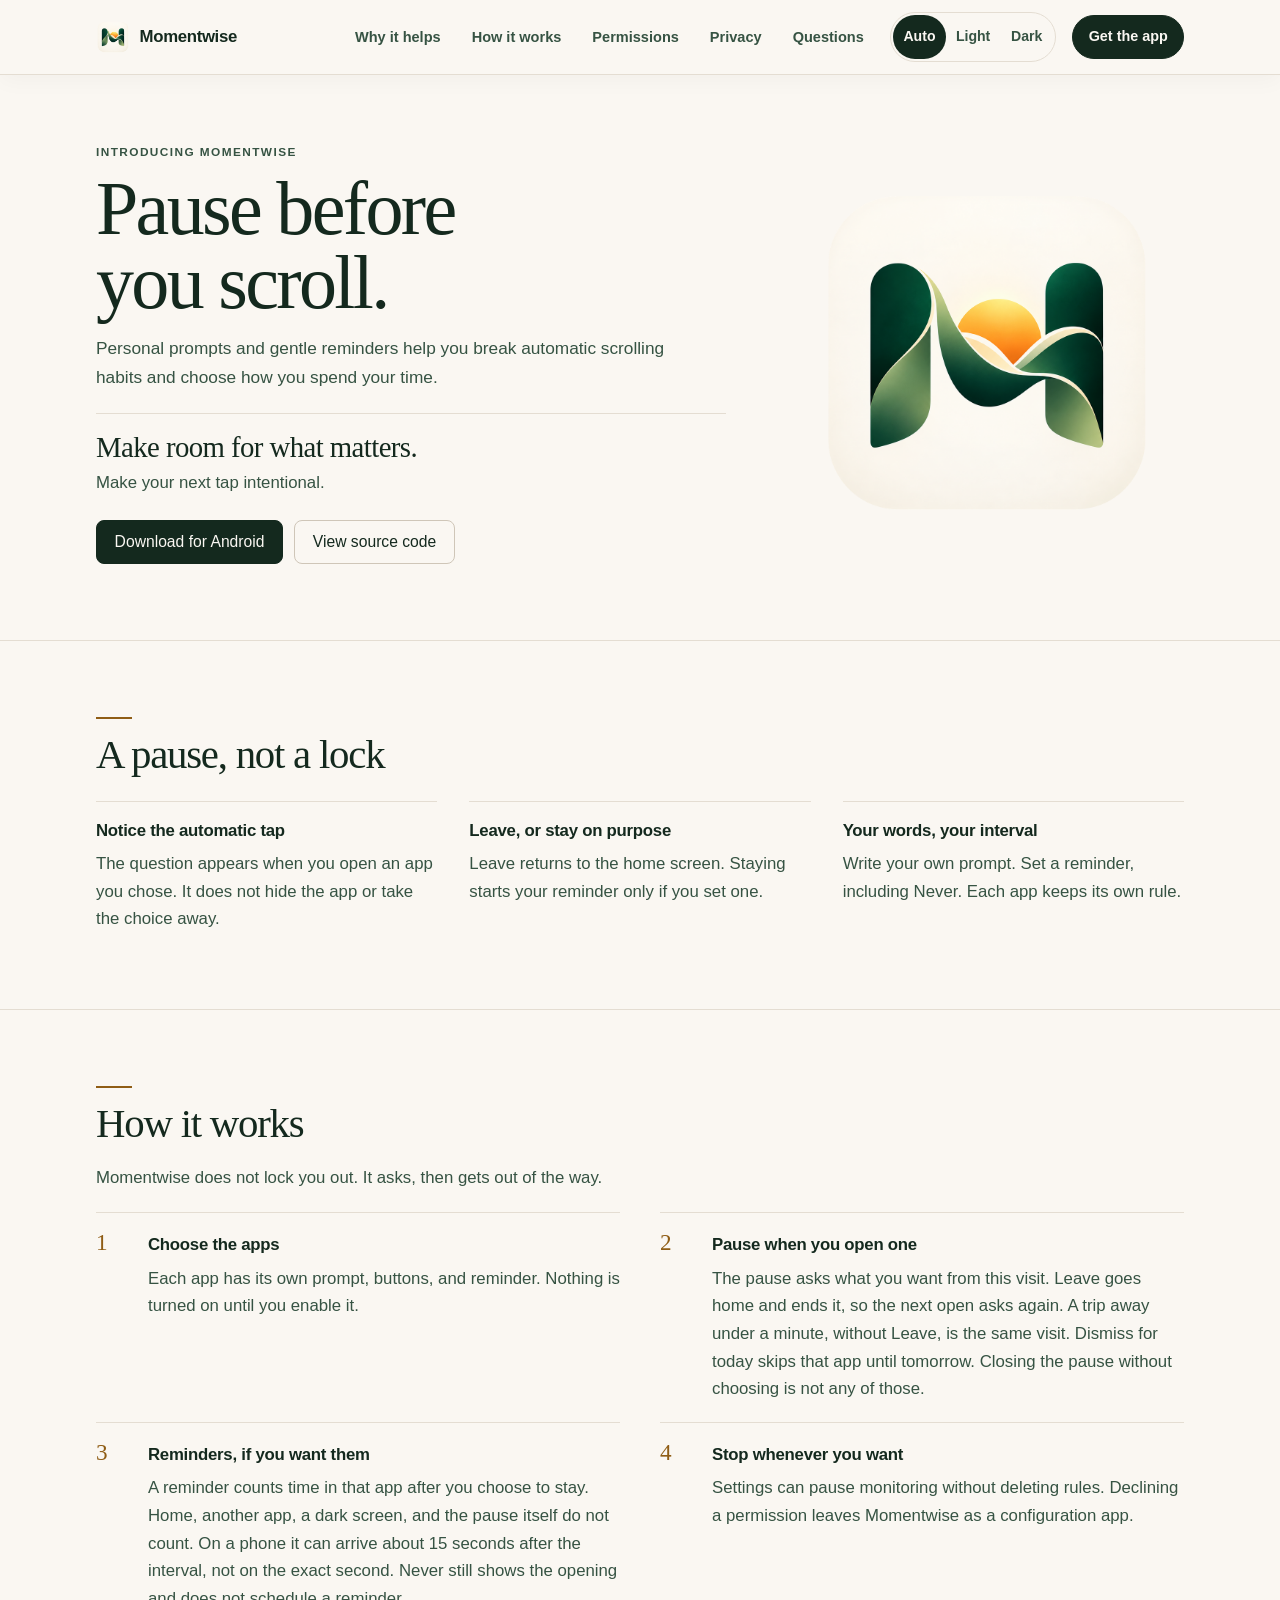
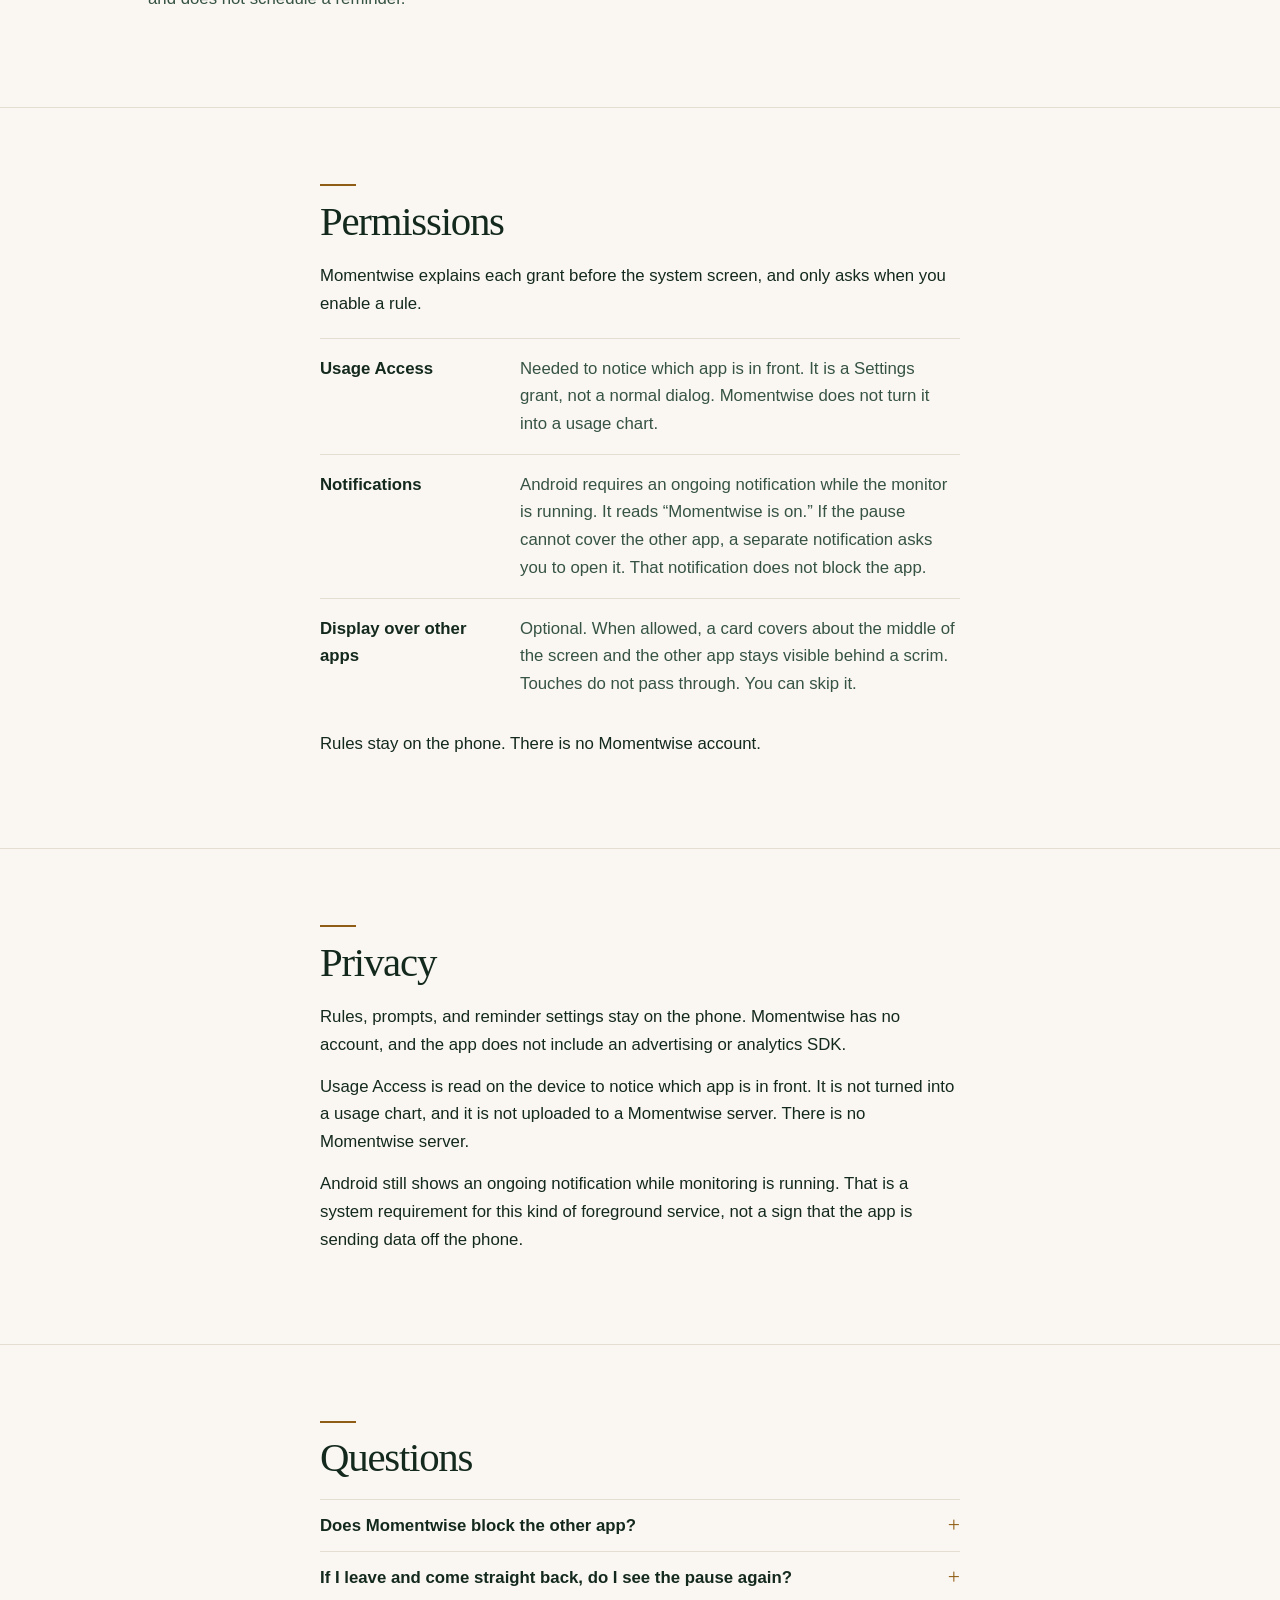
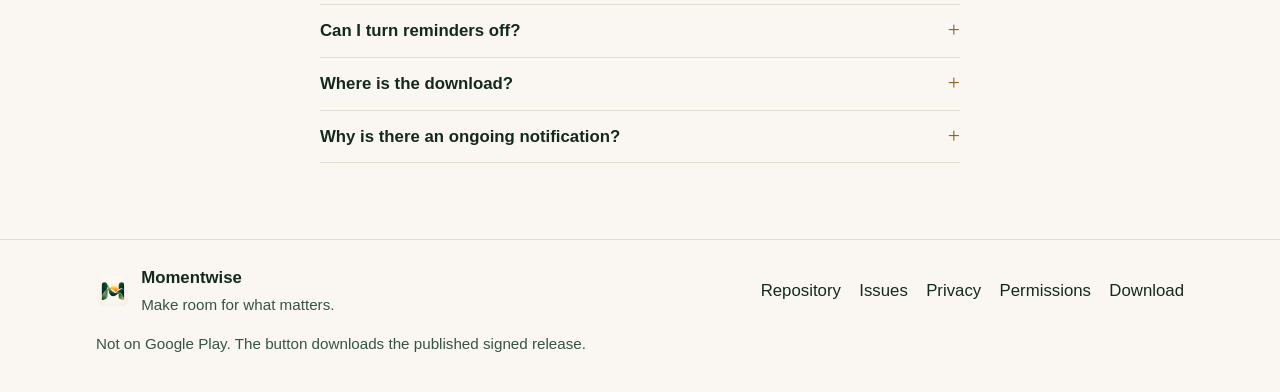
<file: index.html>
<!DOCTYPE html>
<html lang="en">
<head>
  <meta charset="UTF-8">
  <meta name="viewport" content="width=device-width, initial-scale=1.0">
  <title>Momentwise | Pause Before You Scroll</title>
  <meta name="description" content="Momentwise helps you pause before opening distracting apps and check in during actual app use. Set your own prompts and reminders on your Android phone.">
  <meta name="google-site-verification" content="01omZfSAZVcvwrjPL0O4zI9x9tx9-AXHt6KhZnlq8tw" />
  <meta name="robots" content="index, follow">
  <meta name="theme-color" content="#FAF7F2" id="meta-theme-color">
  <link rel="canonical" href="https://nawzblaze.github.io/momentwise/">
  <meta property="og:type" content="website">
  <meta property="og:site_name" content="Momentwise">
  <meta property="og:locale" content="en">
  <meta property="og:url" content="https://nawzblaze.github.io/momentwise/">
  <meta property="og:title" content="Momentwise | Pause Before You Scroll">
  <meta property="og:description" content="Momentwise helps you pause before opening distracting apps and check in during actual app use. Set your own prompts and reminders on your Android phone.">
  <meta property="og:image" content="https://nawzblaze.github.io/momentwise/assets/og.jpg">
  <meta property="og:image:alt" content="Momentwise mark: a forest-green M and a golden sunrise">
  <meta name="twitter:card" content="summary_large_image">
  <meta name="twitter:title" content="Momentwise | Pause Before You Scroll">
  <meta name="twitter:description" content="Momentwise helps you pause before opening distracting apps and check in during actual app use. Set your own prompts and reminders on your Android phone.">
  <meta name="twitter:image" content="https://nawzblaze.github.io/momentwise/assets/og.jpg">
  <meta name="twitter:image:alt" content="Momentwise mark: a forest-green M and a golden sunrise">
  <script type="application/ld+json">
    {
      "@context": "https://schema.org",
      "@graph": [
        {
          "@type": "WebSite",
          "@id": "https://nawzblaze.github.io/momentwise/#website",
          "name": "Momentwise",
          "url": "https://nawzblaze.github.io/momentwise/",
          "inLanguage": "en"
        },
        {
          "@type": "SoftwareApplication",
          "@id": "https://nawzblaze.github.io/momentwise/#app",
          "name": "Momentwise",
          "operatingSystem": "Android",
          "applicationCategory": "LifestyleApplication",
          "url": "https://nawzblaze.github.io/momentwise/",
          "image": "https://nawzblaze.github.io/momentwise/assets/og.jpg",
          "description": "Momentwise helps you pause before opening distracting apps and check in during actual app use. Set your own prompts and reminders on your Android phone."
        }
      ]
    }
  </script>
  <link rel="icon" type="image/png" sizes="32x32" href="./assets/favicon-32.png">
  <link rel="icon" type="image/png" sizes="192x192" href="./assets/favicon-192.png">
  <link rel="apple-touch-icon" href="./assets/favicon-192.png">
  <link rel="preload" as="image" href="./assets/logo.png">
  <script>
    (function() {
      try {
        const stored = localStorage.getItem('momentwise-theme') || localStorage.getItem('morrow-theme');
        if (stored && !localStorage.getItem('momentwise-theme')) {
          localStorage.setItem('momentwise-theme', stored);
        }
        const mql = window.matchMedia('(prefers-color-scheme: dark)');
        const isDark = stored === 'dark' || ((!stored || stored === 'system') && mql.matches);
        document.documentElement.setAttribute('data-theme', isDark ? 'dark' : 'light');
        document.documentElement.setAttribute('data-theme-preference', stored || 'system');
        const metaThemeColor = document.getElementById('meta-theme-color');
        if (metaThemeColor) metaThemeColor.setAttribute('content', isDark ? '#0F1412' : '#FAF7F2');
      } catch (e) {}
    })();
  </script>
  <link rel="stylesheet" href="./styles.css">
</head>
<body>
  <a href="#main" class="skip-link">Skip to main content</a>

  <header class="site-header">
    <div class="container header-inner">
      <a href="./" class="brand" aria-label="Momentwise home">
        <img src="./assets/logo-mark.png" alt="" class="brand-mark" width="34" height="34">
        <span class="brand-name">Momentwise</span>
      </a>
      <button type="button" class="nav-toggle" aria-expanded="false" aria-controls="site-nav">
        <span class="nav-toggle-label">Menu</span>
      </button>
      <nav id="site-nav" class="site-nav" aria-label="Primary">
        <a href="#benefits">Why it helps</a>
        <a href="#how">How it works</a>
        <a href="#permissions">Permissions</a>
        <a href="#privacy">Privacy</a>
        <a href="#faq">Questions</a>
      </nav>
      <div class="theme-selector" role="radiogroup" aria-label="Theme">
        <button type="button" class="theme-option" role="radio" aria-checked="false" data-theme-value="system">Auto</button>
        <button type="button" class="theme-option" role="radio" aria-checked="false" data-theme-value="light">Light</button>
        <button type="button" class="theme-option" role="radio" aria-checked="false" data-theme-value="dark">Dark</button>
      </div>
      <a class="header-download" href="#download-button">Get the app</a>
    </div>
  </header>

  <main id="main">
    <section class="hero" aria-labelledby="hero-title">
      <div class="container hero-grid">
        <div class="hero-copy">
          <p class="eyebrow">INTRODUCING MOMENTWISE</p>
          <h1 id="hero-title">Pause before you scroll.</h1>
          <p class="lede">Personal prompts and gentle reminders help you break automatic scrolling habits and choose how you spend your time.</p>
          <p class="brand-tagline">Make room for what matters.</p>
          <p class="secondary-line">Make your next tap intentional.</p>
          <div class="hero-actions" id="download">
            <button type="button" class="button button-primary" id="download-button" disabled aria-disabled="true">Download for Android</button>
            <a class="button button-secondary" href="https://github.com/NawzBlaze/momentwise" target="_blank" rel="noopener noreferrer">View source code</a>
          </div>
        </div>
        <figure class="hero-mark">
          <img class="hero-logo" src="./assets/logo.png" width="960" height="960" alt="Momentwise mark: a forest-green M and a golden sunrise" fetchpriority="high" decoding="async">
        </figure>
      </div>
    </section>

    <section id="benefits" class="section" aria-labelledby="benefits-title">
      <div class="container">
        <h2 id="benefits-title">A pause, not a lock</h2>
        <div class="benefits">
          <article class="benefit">
            <h3>Notice the automatic tap</h3>
            <p>The question appears when you open an app you chose. It does not hide the app or take the choice away.</p>
          </article>
          <article class="benefit">
            <h3>Leave, or stay on purpose</h3>
            <p>Leave returns to the home screen. Staying starts your reminder only if you set one.</p>
          </article>
          <article class="benefit">
            <h3>Your words, your interval</h3>
            <p>Write your own prompt. Set a reminder, including Never. Each app keeps its own rule.</p>
          </article>
        </div>
      </div>
    </section>

    <section id="how" class="section" aria-labelledby="how-title">
      <div class="container">
        <h2 id="how-title">How it works</h2>
        <p class="section-intro">Momentwise does not lock you out. It asks, then gets out of the way.</p>
        <ol class="steps">
          <li>
            <span class="step-index">1</span>
            <div>
              <h3>Choose the apps</h3>
              <p>Each app has its own prompt, buttons, and reminder. Nothing is turned on until you enable it.</p>
            </div>
          </li>
          <li>
            <span class="step-index">2</span>
            <div>
              <h3>Pause when you open one</h3>
              <p>The pause asks what you want from this visit. Leave goes home and ends it, so the next open asks again. A trip away under a minute, without Leave, is the same visit. Dismiss for today skips that app until tomorrow. Closing the pause without choosing is not any of those.</p>
            </div>
          </li>
          <li>
            <span class="step-index">3</span>
            <div>
              <h3>Reminders, if you want them</h3>
              <p>A reminder counts time in that app after you choose to stay. Home, another app, a dark screen, and the pause itself do not count. On a phone it can arrive about 15 seconds after the interval, not on the exact second. Never still shows the opening and does not schedule a reminder.</p>
            </div>
          </li>
          <li>
            <span class="step-index">4</span>
            <div>
              <h3>Stop whenever you want</h3>
              <p>Settings can pause monitoring without deleting rules. Declining a permission leaves Momentwise as a configuration app.</p>
            </div>
          </li>
        </ol>
      </div>
    </section>

    <section id="permissions" class="section" aria-labelledby="permissions-title">
      <div class="container narrow">
        <h2 id="permissions-title">Permissions</h2>
        <p>Momentwise explains each grant before the system screen, and only asks when you enable a rule.</p>
        <dl class="permission-list">
          <div>
            <dt>Usage Access</dt>
            <dd>Needed to notice which app is in front. It is a Settings grant, not a normal dialog. Momentwise does not turn it into a usage chart.</dd>
          </div>
          <div>
            <dt>Notifications</dt>
            <dd>Android requires an ongoing notification while the monitor is running. It reads “Momentwise is on.” If the pause cannot cover the other app, a separate notification asks you to open it. That notification does not block the app.</dd>
          </div>
          <div>
            <dt>Display over other apps</dt>
            <dd>Optional. When allowed, a card covers about the middle of the screen and the other app stays visible behind a scrim. Touches do not pass through. You can skip it.</dd>
          </div>
        </dl>
        <p>Rules stay on the phone. There is no Momentwise account.</p>
      </div>
    </section>

    <section id="privacy" class="section" aria-labelledby="privacy-title">
      <div class="container narrow">
        <h2 id="privacy-title">Privacy</h2>
        <p>Rules, prompts, and reminder settings stay on the phone. Momentwise has no account, and the app does not include an advertising or analytics SDK.</p>
        <p>Usage Access is read on the device to notice which app is in front. It is not turned into a usage chart, and it is not uploaded to a Momentwise server. There is no Momentwise server.</p>
        <p>Android still shows an ongoing notification while monitoring is running. That is a system requirement for this kind of foreground service, not a sign that the app is sending data off the phone.</p>
      </div>
    </section>

    <section id="faq" class="section" aria-labelledby="faq-title">
      <div class="container narrow">
        <h2 id="faq-title">Questions</h2>
        <div class="faq">
          <details>
            <summary>Does Momentwise block the other app?</summary>
            <p>No. Leave returns to the home screen. It does not force-stop the other app. If display over other apps is off, you get a notification instead, and the other app is not covered.</p>
          </details>
          <details>
            <summary>If I leave and come straight back, do I see the pause again?</summary>
            <p>Not if you were away for less than a minute and you did not tap Leave. That is the same visit, and the reminder keeps the time you already spent. Leave ends the visit. Coming back after a minute, or after Leave, asks again unless you dismissed that app for today.</p>
          </details>
          <details>
            <summary>Can I turn reminders off?</summary>
            <p>Yes. Never still shows the opening pause and does not schedule a reminder. A saved interval counts foreground use of that app, not minutes on the clock while you are elsewhere.</p>
          </details>
          <details>
            <summary>Where is the download?</summary>
            <p>Momentwise is not on Google Play. The download button links to a signed release file only when one is published.</p>
          </details>
          <details>
            <summary>Why is there an ongoing notification?</summary>
            <p>Android requires one while Momentwise is monitoring. It stays silent and says “Momentwise is on.” Hiding it would also stop reliable monitoring. The app does not remove it.</p>
          </details>
        </div>
      </div>
    </section>
  </main>

  <footer class="site-footer">
    <div class="container footer-inner">
      <div class="footer-brand">
        <img src="./assets/logo-mark.png" alt="" width="34" height="34">
        <div>
          <strong>Momentwise</strong>
          <p>Make room for what matters.</p>
        </div>
      </div>
      <ul class="footer-links">
        <li><a href="https://github.com/NawzBlaze/momentwise">Repository</a></li>
        <li><a href="https://github.com/NawzBlaze/momentwise/issues">Issues</a></li>
        <li><a href="#privacy">Privacy</a></li>
        <li><a href="#permissions">Permissions</a></li>
        <li><a href="#download">Download</a></li>
      </ul>
      <p class="footer-note" id="footer-download-note">Not on Google Play. A signed download is not available yet.</p>
    </div>
  </footer>
  <script src="./script.js"></script>
</body>
</html>
</file>
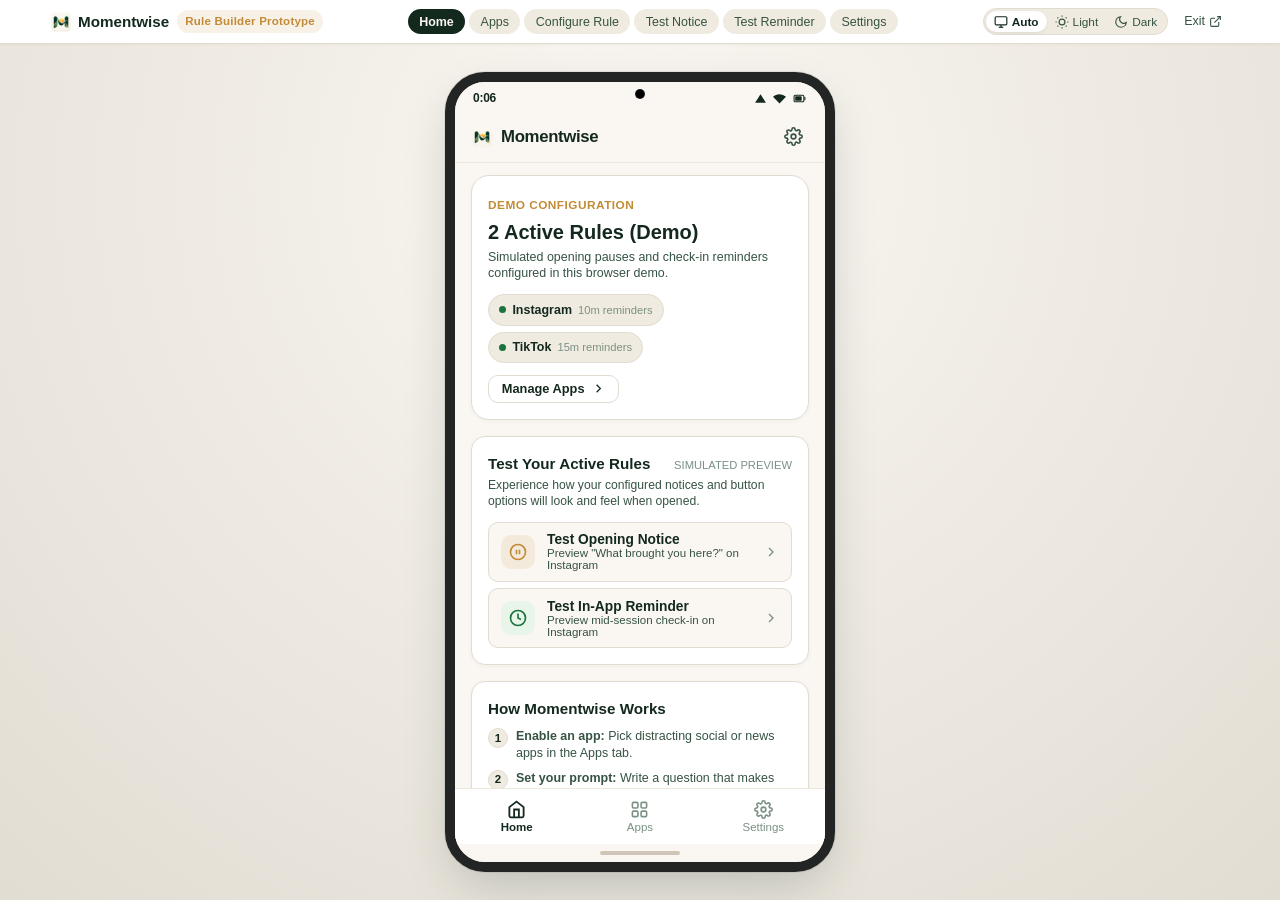
<file: prototype/index.html>
<!DOCTYPE html>
<html lang="en">
<head>
  <meta charset="UTF-8">
  <meta name="viewport" content="width=device-width, initial-scale=1.0, maximum-scale=1.0, user-scalable=no, viewport-fit=cover">
  <title>Momentwise — App Rule Builder & UI Prototype</title>
  <meta name="description" content="Interactive Android UI Prototype for Momentwise — Configure mindful app opening notices, response choices, and respectful check-in reminders.">
  <meta name="robots" content="noindex, nofollow">
  <link rel="icon" type="image/png" href="assets/logo.png">

  <!-- Immediate Anti-Flash Theme Script -->
  <script>
    (function () {
      try {
        var STORAGE_KEY = 'momentwise-prototype-theme';
        var params = new URLSearchParams(window.location.search);
        var paramTheme = params.get('theme');
        var saved = paramTheme || localStorage.getItem(STORAGE_KEY);
        var theme = saved;
        if (!theme || theme === 'system') {
          theme = window.matchMedia && window.matchMedia('(prefers-color-scheme: dark)').matches ? 'dark' : 'light';
        }
        document.documentElement.setAttribute('data-theme', theme);
      } catch (e) {
        /* fallback silently */
      }
    })();
  </script>

  <link rel="stylesheet" href="styles.css">
</head>
<body>

  <!-- Desktop Companion Header & Navigation Ribbon -->
  <aside class="prototype-banner" aria-label="Prototype Navigation Controls">
    <div class="banner-inner">
      <div class="banner-brand">
        <a href="../" class="banner-home-link" title="Return to Momentwise website">
          <img src="assets/logo.png" alt="Momentwise logo" width="22" height="22">
          <span class="banner-name">Momentwise</span>
        </a>
        <span class="banner-badge">Rule Builder Prototype</span>
      </div>

      <nav class="banner-nav" aria-label="Primary destinations">
        <button type="button" class="screen-chip active" data-screen-target="home">Home</button>
        <button type="button" class="screen-chip" data-screen-target="apps">Apps</button>
        <button type="button" class="screen-chip" data-screen-target="configure">Configure Rule</button>
        <button type="button" class="screen-chip" data-screen-target="intervention">Test Notice</button>
        <button type="button" class="screen-chip" data-screen-target="reminder">Test Reminder</button>
        <button type="button" class="screen-chip" data-screen-target="settings">Settings</button>
      </nav>

      <div class="banner-actions">
        <!-- Theme Selector -->
        <div class="theme-switch-group" role="radiogroup" aria-label="Theme mode selection">
          <button type="button" class="theme-btn" data-theme-val="system" aria-label="System theme" title="System theme (Auto)">
            <svg width="14" height="14" viewBox="0 0 24 24" fill="none" stroke="currentColor" stroke-width="2"><rect x="2" y="3" width="20" height="14" rx="2"/><line x1="8" y1="21" x2="16" y2="21"/><line x1="12" y1="17" x2="12" y2="21"/></svg>
            <span class="theme-text">Auto</span>
          </button>
          <button type="button" class="theme-btn" data-theme-val="light" aria-label="Light theme" title="Light theme">
            <svg width="14" height="14" viewBox="0 0 24 24" fill="none" stroke="currentColor" stroke-width="2"><circle cx="12" cy="12" r="5"/><line x1="12" y1="1" x2="12" y2="3"/><line x1="12" y1="21" x2="12" y2="23"/><line x1="4.22" y1="4.22" x2="5.64" y2="5.64"/><line x1="18.36" y1="18.36" x2="19.78" y2="19.78"/><line x1="1" y1="12" x2="3" y2="12"/><line x1="21" y1="12" x2="23" y2="12"/><line x1="4.22" y1="19.78" x2="5.64" y2="18.36"/><line x1="18.36" y1="5.64" x2="19.78" y2="4.22"/></svg>
            <span class="theme-text">Light</span>
          </button>
          <button type="button" class="theme-btn" data-theme-val="dark" aria-label="Dark theme" title="Dark theme">
            <svg width="14" height="14" viewBox="0 0 24 24" fill="none" stroke="currentColor" stroke-width="2"><path d="M21 12.79A9 9 0 1 1 11.21 3 7 7 0 0 0 21 12.79z"/></svg>
            <span class="theme-text">Dark</span>
          </button>
        </div>

        <a href="../" class="btn-back-web" title="Return to public landing page">
          <span>Exit</span>
          <svg width="13" height="13" viewBox="0 0 24 24" fill="none" stroke="currentColor" stroke-width="2"><path d="M18 13v6a2 2 0 0 1-2 2H5a2 2 0 0 1-2-2V8a2 2 0 0 1 2-2h6"/><polyline points="15 3 21 3 21 9"/><line x1="10" y1="14" x2="21" y2="3"/></svg>
        </a>
      </div>
    </div>
  </aside>

  <!-- Main Phone Stage -->
  <main class="phone-stage">
    <!-- Phone Mockup Frame -->
    <div class="phone-frame" id="phoneFrame" role="region" aria-label="Simulated Android Device">
      
      <!-- Android Hardware Elements -->
      <div class="phone-notch">
        <div class="phone-camera" title="Front Camera"></div>
      </div>

      <!-- Android Status Bar -->
      <header class="phone-status-bar" aria-label="System status bar">
        <div class="status-time" id="statusClock">9:41</div>
        <div class="status-icons">
          <svg class="status-icon" width="13" height="13" viewBox="0 0 24 24" fill="currentColor">
            <path d="M2 20h20L12 4 2 20z"/>
          </svg>
          <svg class="status-icon" width="13" height="13" viewBox="0 0 24 24" fill="currentColor">
            <path d="M12 4C7.31 4 3.07 5.9 0 8.98L12 21 24 8.98A16.88 16.88 0 0 0 12 4z"/>
          </svg>
          <svg class="status-icon status-battery" width="15" height="13" viewBox="0 0 24 24" fill="currentColor">
            <rect x="2" y="6" width="18" height="12" rx="2" fill="none" stroke="currentColor" stroke-width="2"/>
            <path d="M22 10v4" stroke="currentColor" stroke-width="2" stroke-linecap="round"/>
            <rect x="4" y="8" width="12" height="8" rx="1" fill="currentColor"/>
          </svg>
        </div>
      </header>

      <!-- Simulated Android Display Viewport -->
      <div class="phone-screen" id="phoneScreen">

        <!-- ============================================================
             SCREEN 1: WELCOME / ONBOARDING (Optional intro, clean & calm)
             ============================================================ -->
        <section class="app-screen" id="screenWelcome" data-screen="welcome" aria-label="Welcome to Momentwise">
          <div class="welcome-container">
            <div class="welcome-header">
              <div class="welcome-logo-wrap">
                <img src="assets/logo.png" alt="Momentwise Logo" class="welcome-logo" width="76" height="76">
              </div>
              <h1 class="welcome-title">Momentwise</h1>
              <p class="welcome-tagline">Make room for what matters.</p>
            </div>

            <div class="welcome-body-card">
              <h2 class="welcome-card-title">A quiet pause before distracting apps</h2>
              <p class="welcome-card-desc">Momentwise doesn't block apps or lock you out. It gives you a calm moment to ask why you tapped an app, and gentle reminders so you don't lose an hour by accident.</p>
              
              <ul class="welcome-list">
                <li>
                  <span class="welcome-bullet-icon" aria-hidden="true">
                    <svg width="10" height="10" viewBox="0 0 24 24" fill="currentColor" focusable="false"><path d="M12 2 L14.5 9.5 L22 12 L14.5 14.5 L12 22 L9.5 14.5 L2 12 L9.5 9.5 Z"/></svg>
                  </span>
                  <span><strong>Choose your apps:</strong> Pick which apps pause when opened.</span>
                </li>
                <li>
                  <span class="welcome-bullet-icon" aria-hidden="true">
                    <svg width="10" height="10" viewBox="0 0 24 24" fill="currentColor" focusable="false"><path d="M12 2 L14.5 9.5 L22 12 L14.5 14.5 L12 22 L9.5 14.5 L2 12 L9.5 9.5 Z"/></svg>
                  </span>
                  <span><strong>Customise your prompt:</strong> Write your own question and response options.</span>
                </li>
                <li>
                  <span class="welcome-bullet-icon" aria-hidden="true">
                    <svg width="10" height="10" viewBox="0 0 24 24" fill="currentColor" focusable="false"><path d="M12 2 L14.5 9.5 L22 12 L14.5 14.5 L12 22 L9.5 14.5 L2 12 L9.5 9.5 Z"/></svg>
                  </span>
                  <span><strong>Respectful reminders:</strong> Set how often to check in, or turn them off completely.</span>
                </li>
              </ul>
            </div>

            <div class="welcome-actions">
              <button type="button" class="btn btn-primary btn-block" id="btnWelcomeGetStarted">
                <span>Configure Your First App</span>
                <svg width="18" height="18" viewBox="0 0 24 24" fill="none" stroke="currentColor" stroke-width="2.2"><line x1="5" y1="12" x2="19" y2="12"/><polyline points="12 5 19 12 12 19"/></svg>
              </button>
              <button type="button" class="btn btn-ghost btn-block" id="btnWelcomeSkip">Go to Overview</button>
            </div>
          </div>
        </section>

        <!-- ============================================================
             SCREEN 2: HOME OVERVIEW (Simple & Purposeful, NO fake analytics)
             ============================================================ -->
        <section class="app-screen active" id="screenHome" data-screen="home" aria-label="Home Overview">
          <header class="app-topbar">
            <div class="topbar-brand">
              <img src="assets/logo.png" alt="" class="topbar-logo" width="22" height="22">
              <span class="topbar-title">Momentwise</span>
            </div>
            <div class="topbar-actions">
              <button type="button" class="icon-btn" id="btnHomeToSettings" aria-label="Settings" title="Settings">
                <svg width="19" height="19" viewBox="0 0 24 24" fill="none" stroke="currentColor" stroke-width="2"><circle cx="12" cy="12" r="3"/><path d="M19.4 15a1.65 1.65 0 0 0 .33 1.82l.06.06a2 2 0 0 1 0 2.83 2 2 0 0 1-2.83 0l-.06-.06a1.65 1.65 0 0 0-1.82-.33 1.65 1.65 0 0 0-1 1.51V21a2 2 0 0 1-2 2 2 2 0 0 1-2-2v-.09A1.65 1.65 0 0 0 9 19.4a1.65 1.65 0 0 0-1.82.33l-.06.06a2 2 0 0 1-2.83 0 2 2 0 0 1 0-2.83l.06-.06a1.65 1.65 0 0 0 .33-1.82 1.65 1.65 0 0 0-1.51-1H3a2 2 0 0 1-2-2 2 2 0 0 1 2-2h.09A1.65 1.65 0 0 0 4.6 9a1.65 1.65 0 0 0-.33-1.82l-.06-.06a2 2 0 0 1 0-2.83 2 2 0 0 1 2.83 0l.06.06a1.65 1.65 0 0 0 1.82.33H9a1.65 1.65 0 0 0 1-1.51V3a2 2 0 0 1 2-2 2 2 0 0 1 2 2v.09a1.65 1.65 0 0 0 1 1.51 1.65 1.65 0 0 0 1.82-.33l.06-.06a2 2 0 0 1 2.83 0 2 2 0 0 1 0 2.83l-.06.06a1.65 1.65 0 0 0-.33 1.82V9a1.65 1.65 0 0 0 1.51 1H21a2 2 0 0 1 2 2 2 2 0 0 1-2 2h-.09a1.65 1.65 0 0 0-1.51 1z"/></svg>
              </button>
            </div>
          </header>

          <div class="screen-scroll-body">
            <!-- Calm Greeting & Status Summary -->
            <div class="home-summary-card">
              <span class="summary-eyebrow">Demo Configuration</span>
              <h2 class="summary-title" id="homeActiveRulesHeading">2 Active Rules (Demo)</h2>
              <p class="summary-desc" id="homeActiveRulesSub">Simulated opening pauses and check-in reminders configured in this browser demo.</p>
              
              <div class="home-active-chips" id="homeActiveChips">
                <!-- Dynamically populated with active app chips -->
              </div>

              <div class="home-summary-action">
                <button type="button" class="btn btn-secondary btn-sm" id="btnHomeManageApps">
                  <span>Manage Apps</span>
                  <svg width="15" height="15" viewBox="0 0 24 24" fill="none" stroke="currentColor" stroke-width="2"><polyline points="9 18 15 12 9 6"/></svg>
                </button>
              </div>
            </div>

            <!-- Test Drives / Live Rule Simulation Card -->
            <div class="card-section">
              <div class="card-section-header">
                <h3 class="card-section-title">Test Your Active Rules</h3>
                <span class="card-section-meta">Simulated preview</span>
              </div>
              <p class="card-section-sub">Experience how your configured notices and button options will look and feel when opened.</p>

              <div class="test-preview-buttons">
                <!-- Test Button 1: Opening Notice -->
                <button type="button" class="test-action-row" id="btnTestOpeningNotice">
                  <div class="test-row-icon icon-opening">
                    <svg width="18" height="18" viewBox="0 0 24 24" fill="none" stroke="currentColor" stroke-width="2.2"><circle cx="12" cy="12" r="10"/><line x1="10" y1="15" x2="10" y2="9"/><line x1="14" y1="15" x2="14" y2="9"/></svg>
                  </div>
                  <div class="test-row-text">
                    <span class="test-row-name">Test Opening Notice</span>
                    <span class="test-row-hint" id="testOpeningHint">Preview "What brought you here?" on Instagram</span>
                  </div>
                  <svg class="test-row-arrow" width="16" height="16" viewBox="0 0 24 24" fill="none" stroke="currentColor" stroke-width="2"><polyline points="9 18 15 12 9 6"/></svg>
                </button>

                <!-- Test Button 2: Reminder -->
                <button type="button" class="test-action-row" id="btnTestReminderNotice">
                  <div class="test-row-icon icon-reminder">
                    <svg width="18" height="18" viewBox="0 0 24 24" fill="none" stroke="currentColor" stroke-width="2.2"><circle cx="12" cy="12" r="10"/><polyline points="12 6 12 12 16 14"/></svg>
                  </div>
                  <div class="test-row-text">
                    <span class="test-row-name">Test In-App Reminder</span>
                    <span class="test-row-hint" id="testReminderHint">Preview mid-session check-in on Instagram</span>
                  </div>
                  <svg class="test-row-arrow" width="16" height="16" viewBox="0 0 24 24" fill="none" stroke="currentColor" stroke-width="2"><polyline points="9 18 15 12 9 6"/></svg>
                </button>
              </div>
            </div>

            <!-- How It Works Reference Card -->
            <div class="card-section info-card">
              <h3 class="card-section-title">How Momentwise Works</h3>
              <ol class="steps-list">
                <li>
                  <span class="step-num">1</span>
                  <div class="step-content">
                    <strong>Enable an app:</strong> Pick distracting social or news apps in the Apps tab.
                  </div>
                </li>
                <li>
                  <span class="step-num">2</span>
                  <div class="step-content">
                    <strong>Set your prompt:</strong> Write a question that makes you pause before opening.
                  </div>
                </li>
                <li>
                  <span class="step-num">3</span>
                  <div class="step-content">
                    <strong>Check in gracefully:</strong> If you stay in the app, a gentle nudge helps you leave.
                  </div>
                </li>
              </ol>
            </div>

            <div class="bottom-spacer"></div>
          </div>

          <!-- Bottom Navigation Bar (3 Primary Destinations) -->
          <nav class="app-bottom-nav" aria-label="Main Navigation">
            <button type="button" class="nav-item active" data-nav-target="home">
              <svg width="19" height="19" viewBox="0 0 24 24" fill="none" stroke="currentColor" stroke-width="2"><path d="M3 9l9-7 9 7v11a2 2 0 0 1-2 2H5a2 2 0 0 1-2-2z"/><polyline points="9 22 9 12 15 12 15 22"/></svg>
              <span>Home</span>
            </button>
            <button type="button" class="nav-item" data-nav-target="apps">
              <svg width="19" height="19" viewBox="0 0 24 24" fill="none" stroke="currentColor" stroke-width="2"><rect x="3" y="3" width="7" height="7" rx="1.5"/><rect x="14" y="3" width="7" height="7" rx="1.5"/><rect x="14" y="14" width="7" height="7" rx="1.5"/><rect x="3" y="14" width="7" height="7" rx="1.5"/></svg>
              <span>Apps</span>
            </button>
            <button type="button" class="nav-item" data-nav-target="settings">
              <svg width="19" height="19" viewBox="0 0 24 24" fill="none" stroke="currentColor" stroke-width="2"><circle cx="12" cy="12" r="3"/><path d="M19.4 15a1.65 1.65 0 0 0 .33 1.82l.06.06a2 2 0 0 1 0 2.83 2 2 0 0 1-2.83 0l-.06-.06a1.65 1.65 0 0 0-1.82-.33 1.65 1.65 0 0 0-1 1.51V21a2 2 0 0 1-2 2 2 2 0 0 1-2-2v-.09A1.65 1.65 0 0 0 9 19.4a1.65 1.65 0 0 0-1.82.33l-.06.06a2 2 0 0 1-2.83 0 2 2 0 0 1 0-2.83l.06-.06a1.65 1.65 0 0 0 .33-1.82 1.65 1.65 0 0 0-1.51-1H3a2 2 0 0 1-2-2 2 2 0 0 1 2-2h.09A1.65 1.65 0 0 0 4.6 9a1.65 1.65 0 0 0-.33-1.82l-.06-.06a2 2 0 0 1 0-2.83 2 2 0 0 1 2.83 0l.06.06a1.65 1.65 0 0 0 1.82.33H9a1.65 1.65 0 0 0 1-1.51V3a2 2 0 0 1 2-2 2 2 0 0 1 2 2v.09a1.65 1.65 0 0 0 1 1.51 1.65 1.65 0 0 0 1.82-.33l.06-.06a2 2 0 0 1 2.83 0 2 2 0 0 1 0 2.83l-.06.06a1.65 1.65 0 0 0-.33 1.82V9a1.65 1.65 0 0 0 1.51 1H21a2 2 0 0 1 2 2 2 2 0 0 1-2 2h-.09a1.65 1.65 0 0 0-1.51 1z"/></svg>
              <span>Settings</span>
            </button>
          </nav>
        </section>

        <!-- ============================================================
             SCREEN 3: APPS (Main Functional Destination)
             ============================================================ -->
        <section class="app-screen" id="screenApps" data-screen="apps" aria-label="Apps Management">
          <header class="app-topbar">
            <span class="topbar-title">Apps</span>
            <div class="topbar-actions">
              <span class="topbar-badge" id="appsActiveCounterBadge">2 active</span>
            </div>
          </header>

          <div class="screen-scroll-body">
            <div class="apps-intro-block">
              <h2 class="apps-heading">Configure App Rules</h2>
              <p class="apps-subtext">Toggle an app to enable its mindful interruption rule, or tap anywhere on an app to customise its notice and reminders.</p>
            </div>

            <!-- List of Distracting Apps with Clean SVG Icons -->
            <div class="apps-list-group" id="appsListContainer" role="list">
              <!-- Dynamically populated rows -->
            </div>

            <!-- Tip card -->
            <div class="tip-card">
              <span class="tip-icon" aria-hidden="true">
                <svg width="15" height="15" viewBox="0 0 24 24" fill="none" stroke="currentColor" stroke-width="2"><path d="M9 18h6"/><path d="M10 22h4"/><path d="M12 2a7 7 0 0 0-7 7c0 2.5 1.5 4.5 3 6h8c1.5-1.5 3-3.5 3-6a7 7 0 0 0-7-7z"/></svg>
              </span>
              <p class="tip-text">Each app has its own independent rule, opening prompt, and reminder schedule.</p>
            </div>

            <div class="bottom-spacer"></div>
          </div>

          <!-- Bottom Navigation Bar -->
          <nav class="app-bottom-nav" aria-label="Main Navigation">
            <button type="button" class="nav-item" data-nav-target="home">
              <svg width="19" height="19" viewBox="0 0 24 24" fill="none" stroke="currentColor" stroke-width="2"><path d="M3 9l9-7 9 7v11a2 2 0 0 1-2 2H5a2 2 0 0 1-2-2z"/><polyline points="9 22 9 12 15 12 15 22"/></svg>
              <span>Home</span>
            </button>
            <button type="button" class="nav-item active" data-nav-target="apps">
              <svg width="19" height="19" viewBox="0 0 24 24" fill="none" stroke="currentColor" stroke-width="2"><rect x="3" y="3" width="7" height="7" rx="1.5"/><rect x="14" y="3" width="7" height="7" rx="1.5"/><rect x="14" y="14" width="7" height="7" rx="1.5"/><rect x="3" y="14" width="7" height="7" rx="1.5"/></svg>
              <span>Apps</span>
            </button>
            <button type="button" class="nav-item" data-nav-target="settings">
              <svg width="19" height="19" viewBox="0 0 24 24" fill="none" stroke="currentColor" stroke-width="2"><circle cx="12" cy="12" r="3"/><path d="M19.4 15a1.65 1.65 0 0 0 .33 1.82l.06.06a2 2 0 0 1 0 2.83 2 2 0 0 1-2.83 0l-.06-.06a1.65 1.65 0 0 0-1.82-.33 1.65 1.65 0 0 0-1 1.51V21a2 2 0 0 1-2 2 2 2 0 0 1-2-2v-.09A1.65 1.65 0 0 0 9 19.4a1.65 1.65 0 0 0-1.82.33l-.06.06a2 2 0 0 1-2.83 0 2 2 0 0 1 0-2.83l.06-.06a1.65 1.65 0 0 0 .33-1.82 1.65 1.65 0 0 0-1.51-1H3a2 2 0 0 1-2-2 2 2 0 0 1 2-2h.09A1.65 1.65 0 0 0 4.6 9a1.65 1.65 0 0 0-.33-1.82l-.06-.06a2 2 0 0 1 0-2.83 2 2 0 0 1 2.83 0l.06.06a1.65 1.65 0 0 0 1.82.33H9a1.65 1.65 0 0 0 1-1.51V3a2 2 0 0 1 2-2 2 2 0 0 1 2 2v.09a1.65 1.65 0 0 0 1 1.51 1.65 1.65 0 0 0 1.82-.33l.06-.06a2 2 0 0 1 2.83 0 2 2 0 0 1 0 2.83l-.06.06a1.65 1.65 0 0 0-.33 1.82V9a1.65 1.65 0 0 0 1.51 1H21a2 2 0 0 1 2 2 2 2 0 0 1-2 2h-.09a1.65 1.65 0 0 0-1.51 1z"/></svg>
              <span>Settings</span>
            </button>
          </nav>
        </section>

        <!-- ============================================================
             SCREEN 4: APP CONFIGURATION (Configure [App Name])
             ============================================================ -->
        <section class="app-screen" id="screenConfigure" data-screen="configure" aria-label="Configure App Rule">
          <header class="app-topbar">
            <button type="button" class="icon-btn" id="btnBackFromConfigure" aria-label="Back to Apps">
              <svg width="20" height="20" viewBox="0 0 24 24" fill="none" stroke="currentColor" stroke-width="2.2"><line x1="19" y1="12" x2="5" y2="12"/><polyline points="12 19 5 12 12 5"/></svg>
            </button>
            <span class="topbar-title" id="configureScreenTitle">Configure Instagram</span>
            <div class="topbar-actions">
              <label class="switch-control" aria-label="Toggle rule active status">
                <input type="checkbox" id="configureAppToggle" checked>
                <span class="switch-slider"></span>
              </label>
            </div>
          </header>

          <div class="screen-scroll-body form-scroll-body">
            
            <!-- SECTION A: OPENING NOTICE -->
            <div class="form-section">
              <div class="section-label-row">
                <span class="section-field-label">When you open this app</span>
              </div>
              <div class="form-field-wrap">
                <input type="text" class="form-input" id="inputOpeningNotice" placeholder="What brought you here?" value="What brought you here?" maxlength="120" aria-label="Opening notice message">
                <span class="field-help-text">This message appears the moment you tap the app icon.</span>
                <span class="validation-msg" id="valMsgOpeningNotice" role="alert"></span>
              </div>
            </div>

            <!-- SECTION B: RESPONSE OPTIONS -->
            <div class="form-section">
              <div class="section-label-row">
                <span class="section-field-label">Response options</span>
              </div>
              <p class="section-help-text">Give yourself two clear choices when the notice appears.</p>

              <!-- Option 1 Card -->
              <div class="option-config-card">
                <div class="option-card-header">
                  <span class="option-pill primary">Option 1</span>
                  <span class="option-action-tag">Action: Leave app</span>
                </div>
                <div class="form-group-sm">
                  <label class="input-sublabel" for="inputOption1Label">Button label</label>
                  <input type="text" class="form-input input-compact" id="inputOption1Label" value="Quit" placeholder="e.g. Quit" maxlength="24">
                  <span class="validation-msg" id="valMsgOption1" role="alert"></span>
                </div>
                <div class="option-action-explain">
                  <span><strong>Behavior:</strong> Closes the pause dialog and steps away without opening the app.</span>
                </div>
              </div>

              <!-- Option 2 Card -->
              <div class="option-config-card">
                <div class="option-card-header">
                  <span class="option-pill secondary">Option 2</span>
                  <span class="option-action-tag">Action: Continue</span>
                </div>
                <div class="form-group-sm">
                  <label class="input-sublabel" for="inputOption2Label">Button label</label>
                  <input type="text" class="form-input input-compact" id="inputOption2Label" value="Anyways" placeholder="e.g. Anyways" maxlength="24">
                  <span class="validation-msg" id="valMsgOption2" role="alert"></span>
                </div>
                <div class="option-action-explain">
                  <span><strong>Behavior:</strong> Opens the app normally and starts the reminder interval if enabled.</span>
                </div>
              </div>
            </div>

            <!-- SECTION C: REMINDERS -->
            <div class="form-section">
              <div class="section-label-row">
                <span class="section-field-label">Reminders</span>
              </div>
              <p class="section-help-text">Choose how often Momentwise checks in while you stay in this app.</p>

              <!-- Reminder Frequency Selector -->
              <div class="frequency-chips-row" role="radiogroup" aria-label="Reminder frequency">
                <button type="button" class="freq-chip active" data-freq="never">Never</button>
                <button type="button" class="freq-chip" data-freq="5">5 min</button>
                <button type="button" class="freq-chip" data-freq="10">10 min</button>
                <button type="button" class="freq-chip" data-freq="15">15 min</button>
                <button type="button" class="freq-chip" data-freq="20">20 min</button>
                <button type="button" class="freq-chip" data-freq="custom">Custom</button>
              </div>

              <!-- Custom Interval Numeric Input (Revealed only when Custom is active) -->
              <div class="custom-interval-box" id="customIntervalBox" hidden>
                <label class="input-sublabel" for="inputCustomInterval">Check in every (minutes):</label>
                <div class="input-unit-wrap">
                  <input type="number" class="form-input input-compact" id="inputCustomInterval" min="1" max="180" value="8" placeholder="e.g. 8">
                  <span class="unit-suffix">minutes</span>
                </div>
                <span class="validation-msg" id="valMsgCustomInterval" role="alert"></span>
              </div>

              <!-- Reminder Notice (Active only when reminder frequency is not Never) -->
              <div class="reminder-notice-group" id="reminderNoticeGroup" hidden>
                <label class="input-sublabel" for="inputReminderNotice">Reminder notice</label>
                <input type="text" class="form-input" id="inputReminderNotice" value="You're still here?" placeholder="You're still here?" maxlength="120">
                <span class="field-help-text">Appears on the check-in card when the time expires.</span>
                <span class="validation-msg" id="valMsgReminderNotice" role="alert"></span>
              </div>

              <div class="reminder-disabled-note" id="reminderDisabledNote">
                <span class="note-icon" aria-hidden="true">
                  <svg width="14" height="14" viewBox="0 0 24 24" fill="none" stroke="currentColor" stroke-width="2"><circle cx="12" cy="12" r="10"/><line x1="12" y1="16" x2="12" y2="12"/><line x1="12" y1="8" x2="12.01" y2="8"/></svg>
                </span>
                <span>No reminders will be scheduled while in this app. The opening notice will still pause when launched.</span>
              </div>
            </div>

            <!-- SECTION D: ADVANCED REMINDER OPTIONS (Collapsed by default) -->
            <div class="form-section advanced-section" id="advancedSectionContainer">
              <details class="advanced-accordion" id="advancedAccordion">
                <summary class="advanced-summary">
                  <span class="advanced-summary-title">Advanced reminder options</span>
                  <span class="advanced-chevron">▾</span>
                </summary>
                
                <div class="advanced-content">
                  <p class="section-help-text">Personalise what happens when a reminder appears.</p>

                  <!-- Synced Reminder Notice in Advanced -->
                  <div class="form-group-sm">
                    <label class="input-sublabel" for="inputAdvancedReminderNotice">Reminder notice</label>
                    <input type="text" class="form-input input-compact" id="inputAdvancedReminderNotice" value="You're still here?" placeholder="You're still here?">
                    <span class="field-help-text">Synced with the reminder notice above.</span>
                  </div>

                  <!-- Advanced Action 1 -->
                  <div class="advanced-option-card">
                    <div class="adv-card-header">
                      <span class="adv-action-title">Action 1: Exit app</span>
                    </div>
                    <label class="input-sublabel" for="inputAdvAction1Label">Button label</label>
                    <input type="text" class="form-input input-compact" id="inputAdvAction1Label" value="Okay, I'm quitting" placeholder="e.g. Okay, I'm quitting">
                  </div>

                  <!-- Advanced Action 2 -->
                  <div class="advanced-option-card">
                    <div class="adv-card-header">
                      <span class="adv-action-title">Action 2: Snooze</span>
                    </div>
                    <div class="adv-row-split">
                      <div class="adv-field-col">
                        <label class="input-sublabel" for="inputAdvAction2Label">Button label</label>
                        <input type="text" class="form-input input-compact" id="inputAdvAction2Label" value="Wait" placeholder="e.g. Wait">
                      </div>
                      <div class="adv-field-col-sm">
                        <label class="input-sublabel" for="inputSnoozeDuration">Snooze (min)</label>
                        <input type="number" class="form-input input-compact" id="inputSnoozeDuration" min="1" max="60" value="10">
                      </div>
                    </div>
                  </div>

                  <!-- Advanced Action 3 -->
                  <div class="advanced-option-card">
                    <div class="adv-card-header">
                      <span class="adv-action-title">Action 3: Dismiss for today</span>
                    </div>
                    <label class="input-sublabel" for="inputAdvAction3Label">Button label</label>
                    <input type="text" class="form-input input-compact" id="inputAdvAction3Label" value="Dismiss reminder" placeholder="e.g. Dismiss reminder">
                    <p class="adv-card-desc">Dismissing pauses further reminders for this app until tomorrow. It does not permanently disable your rule.</p>
                  </div>

                  <div class="advanced-reset-row">
                    <button type="button" class="btn btn-ghost btn-sm" id="btnResetAppDefaults">
                      <span>Reset this app to defaults</span>
                    </button>
                  </div>
                </div>
              </details>
            </div>

            <!-- STICKY ACTION BAR -->
            <div class="configure-actions-bar">
              <button type="button" class="btn btn-primary btn-block" id="btnSaveAppRule">Save rule</button>
              <div class="configure-sub-actions">
                <button type="button" class="btn btn-secondary btn-sm" id="btnTestThisRule">Test rule preview</button>
                <button type="button" class="btn btn-ghost btn-sm" id="btnCancelConfigure">Cancel</button>
              </div>
            </div>

            <div class="bottom-spacer"></div>
          </div>
        </section>

        <!-- ============================================================
             SCREEN 5: INTERVENTION PREVIEW ("What brought you here?")
             Populated dynamically with the configured app's rule!
             ============================================================ -->
        <section class="app-screen" id="screenIntervention" data-screen="intervention" aria-label="Intervention Preview">
          <div class="intervention-stage">
            <header class="intervene-topbar">
              <button type="button" class="icon-btn-ghost" id="btnExitIntervention" aria-label="Exit preview">
                <svg width="20" height="20" viewBox="0 0 24 24" fill="none" stroke="currentColor" stroke-width="2.2"><line x1="18" y1="6" x2="6" y2="18"/><line x1="6" y1="6" x2="18" y2="18"/></svg>
              </button>
              <div class="intervene-app-tag">
                <span class="pulse-dot"></span>
                <span>Testing: <strong id="previewAppName">Instagram</strong></span>
              </div>
              <button type="button" class="btn-text-link" id="btnEditFromPreview">Edit rule</button>
            </header>

            <!-- Breathing Zone & Logo -->
            <div class="breathing-zone">
              <div class="breathing-ring">
                <div class="breathing-core">
                  <img src="assets/logo.png" alt="" width="54" height="54" class="intervene-logo">
                </div>
              </div>
              <span class="breathing-label">Take a slow breath</span>
            </div>

            <!-- The User's Opening Notice -->
            <div class="intervene-prompt-block">
              <h2 class="intervene-question" id="previewOpeningNotice">What brought you here?</h2>
              <p class="intervene-sub">Make your next tap intentional.</p>
            </div>

            <!-- The User's Configured Response Options -->
            <div class="intervene-choices-box" id="previewChoicesBox">
              <!-- Configured Option 1 (Leave app) -->
              <button type="button" class="preview-choice-btn btn-choice-quit" id="btnPreviewQuit">
                <div class="choice-btn-inner">
                  <span class="choice-title" id="previewOption1Label">Quit</span>
                  <span class="choice-desc">Step away &amp; put phone down</span>
                </div>
                <svg width="18" height="18" viewBox="0 0 24 24" fill="none" stroke="currentColor" stroke-width="2.2"><line x1="19" y1="12" x2="5" y2="12"/><polyline points="12 19 5 12 12 5"/></svg>
              </button>

              <!-- Configured Option 2 (Continue normally) -->
              <button type="button" class="preview-choice-btn btn-choice-continue" id="btnPreviewContinue">
                <div class="choice-btn-inner">
                  <span class="choice-title" id="previewOption2Label">Anyways</span>
                  <span class="choice-desc" id="previewContinueDesc">Continue into app with reminder</span>
                </div>
                <svg width="18" height="18" viewBox="0 0 24 24" fill="none" stroke="currentColor" stroke-width="2.2"><polyline points="9 18 15 12 9 6"/></svg>
              </button>
            </div>

            <!-- Success / Stepped Away Feedback Panel -->
            <div class="preview-result-panel" id="previewResultQuit" hidden>
              <div class="result-icon-box" aria-hidden="true">
                <svg width="22" height="22" viewBox="0 0 24 24" fill="none" stroke="currentColor" stroke-width="2.2"><polyline points="20 6 9 17 4 12"/></svg>
              </div>
              <h3 class="result-title">Room made for what matters</h3>
              <p class="result-desc">You paused and chose not to open <strong id="quitAppName">Instagram</strong>. In native Android, this returns to your home screen.</p>
              <button type="button" class="btn btn-primary btn-block" id="btnReturnFromQuit">Back to Apps</button>
            </div>

            <!-- Continued Feedback Panel -->
            <div class="preview-result-panel" id="previewResultContinue" hidden>
              <div class="result-icon-box" aria-hidden="true">
                <svg width="22" height="22" viewBox="0 0 24 24" fill="none" stroke="currentColor" stroke-width="2.2"><circle cx="12" cy="12" r="10"/><polyline points="12 6 12 12 16 14"/></svg>
              </div>
              <h3 class="result-title">Intentional session started</h3>
              <p class="result-desc" id="continueReminderStatus">You chose to continue into Instagram. Reminders are configured.</p>
              <div class="result-actions-row">
                <button type="button" class="btn btn-secondary btn-sm" id="btnTriggerReminderFromContinue">Test Check-in Now</button>
                <button type="button" class="btn btn-primary btn-sm" id="btnReturnFromContinue">Back to Home</button>
              </div>
            </div>

            <p class="preview-disclaimer">Browser simulation: Previews the configured opening rule for this app.</p>
          </div>
        </section>

        <!-- ============================================================
             SCREEN 6: REMINDER PREVIEW (Check-in Overlay)
             Populated dynamically with the configured reminder rule!
             ============================================================ -->
        <section class="app-screen" id="screenReminder" data-screen="reminder" aria-label="Reminder Preview">
          <div class="reminder-stage">
            <!-- Simulated background app feed -->
            <div class="simulated-app-background" aria-hidden="true">
              <div class="sim-feed-bar">
                <div class="sim-feed-logo" id="simFeedAppTitle">Instagram</div>
                <div class="sim-feed-time">10:14</div>
              </div>
              <div class="sim-feed-post">
                <div class="sim-post-header">
                  <div class="sim-avatar"></div>
                  <div class="sim-user">travel_diaries</div>
                </div>
                <div class="sim-post-photo"></div>
                <div class="sim-post-lines">
                  <div class="sim-line"></div>
                  <div class="sim-line short"></div>
                </div>
              </div>
            </div>

            <!-- If reminders are disabled for this app -->
            <div class="reminder-disabled-panel" id="panelReminderDisabled" hidden>
              <div class="disabled-icon" aria-hidden="true">
                <svg width="28" height="28" viewBox="0 0 24 24" fill="none" stroke="currentColor" stroke-width="1.8"><path d="M13.73 21a2 2 0 0 1-3.46 0"/><path d="M18.63 13A17.89 17.89 0 0 1 18 8"/><path d="M6.26 6.26A5.86 5.86 0 0 0 6 8c0 7-3 9-3 9h14"/><path d="M18 8a6 6 0 0 0-9.33-5"/><line x1="1" y1="1" x2="23" y2="23"/></svg>
              </div>
              <h3 class="disabled-title">Reminders are turned off</h3>
              <p class="disabled-desc">You configured <strong id="disabledReminderAppName">Instagram</strong> with <em>Reminder frequency: Never</em>. Only the opening notice will pause when launched.</p>
              <button type="button" class="btn btn-secondary btn-sm" id="btnEnableReminderShortcut">Edit Reminder Schedule</button>
            </div>

            <!-- The Momentwise Floating Gentle Reminder Overlay Card -->
            <div class="reminder-dialog" id="panelReminderActive" role="dialog" aria-modal="true" aria-labelledby="reminderTitle">
              <div class="reminder-handle"></div>
              
              <div class="reminder-brand-tag">
                <img src="assets/logo.png" alt="" width="20" height="20">
                <span>Momentwise • Mindful Check-in</span>
              </div>

              <div class="reminder-header">
                <div class="reminder-icon-wrap">
                  <svg width="22" height="22" viewBox="0 0 24 24" fill="none" stroke="currentColor" stroke-width="2"><circle cx="12" cy="12" r="10"/><polyline points="12 6 12 12 16 14"/></svg>
                </div>
                <div>
                  <h3 class="reminder-title" id="previewReminderNotice">You're still here?</h3>
                  <p class="reminder-sub" id="previewReminderSub">Scheduled check-in for Instagram</p>
                </div>
              </div>

              <div class="reminder-choices">
                <!-- Action 1: Quit / Leave app -->
                <button type="button" class="btn btn-primary btn-block" id="btnReminderAction1">
                  <span id="labelAdvAction1">Okay, I'm quitting</span>
                </button>

                <!-- Action 2: Snooze -->
                <button type="button" class="btn btn-secondary btn-block" id="btnReminderAction2">
                  <span id="labelAdvAction2">Wait (+10 min)</span>
                </button>

                <!-- Action 3: Dismiss for today -->
                <button type="button" class="btn btn-ghost btn-block btn-subtle" id="btnReminderAction3">
                  <span id="labelAdvAction3">Dismiss reminder</span>
                </button>
              </div>

              <p class="reminder-disclaimer">Prototype demo: Demonstrates user-configured check-in actions.</p>
            </div>
          </div>
        </section>

        <!-- ============================================================
             SCREEN 7: SETTINGS
             ============================================================ -->
        <section class="app-screen" id="screenSettings" data-screen="settings" aria-label="Settings">
          <header class="app-topbar">
            <span class="topbar-title">Settings</span>
          </header>

          <div class="screen-scroll-body">
            <!-- Appearance Section -->
            <div class="settings-group">
              <h3 class="settings-group-title">Appearance</h3>
              
              <div class="setting-item-block">
                <div class="setting-text">
                  <span class="setting-name">App Theme</span>
                  <span class="setting-desc">Choose between Light, Dark, or System mode.</span>
                </div>
                
                <div class="segmented-control" role="radiogroup" aria-label="App Theme">
                  <button type="button" class="segment-btn active" data-theme-choice="system">System</button>
                  <button type="button" class="segment-btn" data-theme-choice="light">Light</button>
                  <button type="button" class="segment-btn" data-theme-choice="dark">Dark</button>
                </div>
              </div>
            </div>

            <!-- Platform & Privacy Information -->
            <div class="settings-group">
              <h3 class="settings-group-title">Android Platform Architecture</h3>

              <div class="setting-item-block">
                <span class="setting-name">Respectful by Design</span>
                <p class="setting-desc">In the production Android app, leaving an app returns you cleanly to your device home screen. Momentwise respects user autonomy and platform conventions—it never forcibly terminates background tasks.</p>
              </div>

              <div class="setting-item-block">
                <span class="setting-name">Proposed Android Architecture</span>
                <p class="setting-desc">In the planned Android release, all rules and reminder schedules will remain strictly on your device with no tracking or remote telemetry. This web prototype stores demo settings in your browser's LocalStorage only.</p>
              </div>
            </div>

            <!-- Demo Controls Section -->
            <div class="settings-group">
              <h3 class="settings-group-title">Prototype Controls</h3>

              <div class="setting-row">
                <div class="setting-text">
                  <span class="setting-name">Reset all app rules</span>
                  <span class="setting-desc">Restore sample apps, default notices, and options.</span>
                </div>
                <button type="button" class="btn btn-secondary btn-sm" id="btnResetAllDemo">Reset Data</button>
              </div>

              <div class="setting-meta-row">
                <span class="meta-label">Prototype Version</span>
                <span class="meta-val">v0.2.0-rule-builder</span>
              </div>
              <div class="setting-meta-row">
                <span class="meta-label">Storage</span>
                <span class="meta-val">Browser LocalStorage</span>
              </div>
            </div>

            <div class="bottom-spacer"></div>
          </div>

          <!-- Bottom Navigation Bar -->
          <nav class="app-bottom-nav" aria-label="Main Navigation">
            <button type="button" class="nav-item" data-nav-target="home">
              <svg width="19" height="19" viewBox="0 0 24 24" fill="none" stroke="currentColor" stroke-width="2"><path d="M3 9l9-7 9 7v11a2 2 0 0 1-2 2H5a2 2 0 0 1-2-2z"/><polyline points="9 22 9 12 15 12 15 22"/></svg>
              <span>Home</span>
            </button>
            <button type="button" class="nav-item" data-nav-target="apps">
              <svg width="19" height="19" viewBox="0 0 24 24" fill="none" stroke="currentColor" stroke-width="2"><rect x="3" y="3" width="7" height="7" rx="1.5"/><rect x="14" y="3" width="7" height="7" rx="1.5"/><rect x="14" y="14" width="7" height="7" rx="1.5"/><rect x="3" y="14" width="7" height="7" rx="1.5"/></svg>
              <span>Apps</span>
            </button>
            <button type="button" class="nav-item active" data-nav-target="settings">
              <svg width="19" height="19" viewBox="0 0 24 24" fill="none" stroke="currentColor" stroke-width="2"><circle cx="12" cy="12" r="3"/><path d="M19.4 15a1.65 1.65 0 0 0 .33 1.82l.06.06a2 2 0 0 1 0 2.83 2 2 0 0 1-2.83 0l-.06-.06a1.65 1.65 0 0 0-1.82-.33 1.65 1.65 0 0 0-1 1.51V21a2 2 0 0 1-2 2 2 2 0 0 1-2-2v-.09A1.65 1.65 0 0 0 9 19.4a1.65 1.65 0 0 0-1.82.33l-.06.06a2 2 0 0 1-2.83 0 2 2 0 0 1 0-2.83l.06-.06a1.65 1.65 0 0 0 .33-1.82 1.65 1.65 0 0 0-1.51-1H3a2 2 0 0 1-2-2 2 2 0 0 1 2-2h.09A1.65 1.65 0 0 0 4.6 9a1.65 1.65 0 0 0-.33-1.82l-.06-.06a2 2 0 0 1 0-2.83 2 2 0 0 1 2.83 0l.06.06a1.65 1.65 0 0 0 1.82.33H9a1.65 1.65 0 0 0 1-1.51V3a2 2 0 0 1 2-2 2 2 0 0 1 2 2v.09a1.65 1.65 0 0 0 1 1.51 1.65 1.65 0 0 0 1.82-.33l.06-.06a2 2 0 0 1 2.83 0 2 2 0 0 1 0 2.83l-.06.06a1.65 1.65 0 0 0-.33 1.82V9a1.65 1.65 0 0 0 1.51 1H21a2 2 0 0 1 2 2 2 2 0 0 1-2 2h-.09a1.65 1.65 0 0 0-1.51 1z"/></svg>
              <span>Settings</span>
            </button>
          </nav>
        </section>

      </div><!-- /phone-screen -->

      <!-- Android Bottom Gesture Bar -->
      <footer class="phone-nav-bar" aria-label="System navigation">
        <div class="nav-gesture-pill" title="Android Gesture Navigation Bar"></div>
      </footer>

      <!-- In-App Floating Toast / Snackbar Notification -->
      <div class="app-toast" id="appToast" role="status" aria-live="polite">
        <span class="toast-message" id="toastMessage">Rule saved</span>
      </div>

    </div><!-- /phone-frame -->
  </main>

  <script src="app.js"></script>
</body>
</html>
</file>
<file: styles.css>
/* Momentwise public site. Cream, forest green, restrained gold. No remote fonts. */

:root {
  --bg: #faf7f2;
  --text: #14291e;
  --text-soft: #365343;
  --text-faint: #5c7266;
  --line: #e4ddd2;
  --line-strong: #cfc6b8;
  --gold: #8f5d15;
  --focus: #14291e;
  --header: rgba(250, 247, 242, 0.94);
  --serif: "Iowan Old Style", "Palatino Linotype", Palatino, Georgia, "Liberation Serif", "Times New Roman", serif;
  --sans: "Avenir Next", "Segoe UI", "Helvetica Neue", "Liberation Sans", Arial, sans-serif;
  --max: 68rem;
  --narrow: 40rem;
  --space: 1.25rem;
}

html[data-theme="dark"] {
  --bg: #0f1412;
  --text: #edf2ee;
  --text-soft: #c5d2ca;
  --text-faint: #9aada3;
  --line: #2c3832;
  --line-strong: #3d4c44;
  --gold: #e2ac54;
  --focus: #edf2ee;
  --header: rgba(15, 20, 18, 0.94);
}

html[data-theme="light"] { color-scheme: light; }
html[data-theme="dark"] { color-scheme: dark; }

* { box-sizing: border-box; }

html { scroll-behavior: smooth; }

body {
  margin: 0;
  background: var(--bg);
  color: var(--text);
  font-family: var(--sans);
  font-size: 1.05rem;
  line-height: 1.65;
  overflow-wrap: break-word;
}

img {
  max-width: 100%;
  height: auto;
  display: block;
}

a { color: inherit; }

:focus-visible {
  outline: 2px solid var(--focus);
  outline-offset: 3px;
}

::selection { background: rgba(143, 93, 21, 0.22); }

[hidden] { display: none !important; }

.skip-link {
  position: absolute;
  left: 12px;
  top: -48px;
  background: var(--text);
  color: var(--bg);
  padding: 0.6rem 0.8rem;
  z-index: 20;
  min-height: 44px;
}

.skip-link:focus { top: 12px; }

.container {
  width: min(var(--max), calc(100% - 2rem));
  margin-inline: auto;
}

.narrow { width: min(var(--narrow), calc(100% - 2rem)); }

.site-header {
  position: sticky;
  top: 0;
  z-index: 10;
  background: var(--header);
  border-bottom: 1px solid var(--line);
  box-shadow: 0 5px 22px rgba(20, 41, 30, 0.035);
  backdrop-filter: blur(16px);
}

.header-inner {
  display: flex;
  flex-wrap: wrap;
  align-items: center;
  gap: 0.5rem 0.85rem;
  min-height: 4.6rem;
  padding-block: 0.6rem;
}

.brand {
  display: inline-flex;
  align-items: center;
  gap: 0.6rem;
  min-height: 44px;
  color: inherit;
  text-decoration: none;
  font-weight: 650;
  letter-spacing: -0.02em;
}

.brand-mark,
.footer-brand img {
  width: 34px;
  height: 34px;
  flex: 0 0 auto;
}

.brand-name { white-space: nowrap; }

.nav-toggle {
  display: inline-flex;
  align-items: center;
  justify-content: center;
  min-width: 44px;
  min-height: 44px;
  margin-left: auto;
  padding: 0 0.85rem;
  border: 1px solid var(--line-strong);
  border-radius: 999px;
  background: transparent;
  color: var(--text);
  font: inherit;
  font-size: 0.92rem;
  font-weight: 600;
  cursor: pointer;
}

.site-nav {
  display: none;
  flex: 1 0 100%;
  flex-direction: column;
  gap: 0.15rem;
  order: 4;
}

.site-nav.is-open { display: flex; }

.site-nav a {
  display: flex;
  align-items: center;
  min-height: 44px;
  padding: 0.25rem 0.62rem;
  border-radius: 999px;
  color: var(--text-soft);
  text-decoration: none;
  font-size: 0.91rem;
  font-weight: 560;
  white-space: nowrap;
  transition: background-color 160ms ease, color 160ms ease;
}

.site-nav a:hover {
  background: var(--line);
  color: var(--text);
  text-decoration: none;
}

.theme-selector {
  display: flex;
  flex: 1 0 100%;
  order: 3;
  padding: 2px;
  border: 1px solid var(--line);
  border-radius: 999px;
  background: transparent;
}

.theme-option {
  flex: 1;
  min-width: 44px;
  min-height: 44px;
  border: 0;
  border-radius: 999px;
  background: transparent;
  color: var(--text-soft);
  font: inherit;
  font-size: 0.88rem;
  font-weight: 560;
  cursor: pointer;
}

.theme-option[aria-checked="true"] {
  background: var(--text);
  color: var(--bg);
}

.header-download {
  display: none;
  align-items: center;
  justify-content: center;
  min-height: 44px;
  padding: 0.45rem 0.95rem;
  border: 1px solid var(--text);
  border-radius: 999px;
  background: var(--text);
  color: var(--bg);
  font-size: 0.9rem;
  font-weight: 650;
  line-height: 1.2;
  text-decoration: none;
  white-space: nowrap;
  transition: transform 160ms ease, opacity 160ms ease;
}

.header-download:hover {
  opacity: 0.9;
  transform: translateY(-1px);
}

.hero { padding: 2.25rem 0 2.75rem; }

.hero-grid {
  display: grid;
  gap: 2rem;
  align-items: center;
}

.eyebrow {
  margin: 0;
  color: var(--text-soft);
  font-size: 0.74rem;
  font-weight: 680;
  letter-spacing: 0.12em;
}

h1, h2, .brand-tagline, .step-index {
  font-family: var(--serif);
  font-weight: 500;
}

h1 {
  margin: 0.55rem 0 0.9rem;
  max-width: 10.5em;
  font-size: clamp(2.35rem, 8vw, 4.75rem);
  line-height: 0.98;
  letter-spacing: -0.035em;
  text-wrap: balance;
}

.lede {
  max-width: 38rem;
  margin: 0;
  color: var(--text-soft);
  font-size: 1.08rem;
}

.brand-tagline {
  margin: 1.35rem 0 0.2rem;
  padding-top: 1rem;
  border-top: 1px solid var(--line);
  font-size: clamp(1.35rem, 2.5vw, 1.8rem);
  line-height: 1.25;
  letter-spacing: -0.02em;
}

.secondary-line {
  margin: 0.2rem 0 0;
  color: var(--text-soft);
}

.hero-actions {
  display: flex;
  flex-wrap: wrap;
  gap: 0.7rem;
  margin-top: 1.45rem;
}

.button {
  display: inline-flex;
  align-items: center;
  justify-content: center;
  min-width: 44px;
  min-height: 44px;
  padding: 0.7rem 1.1rem;
  border-radius: 8px;
  border: 1px solid var(--line-strong);
  font: inherit;
  font-size: 0.98rem;
  line-height: 1.2;
  text-decoration: none;
  cursor: pointer;
}

.button-primary:disabled,
.button-primary[aria-disabled="true"] {
  background: transparent;
  color: var(--text-soft);
  border-color: var(--line);
  cursor: not-allowed;
}

.button-primary:not(:disabled):not([aria-disabled="true"]) {
  background: var(--text);
  color: var(--bg);
  border-color: var(--text);
}

.button-primary:not(:disabled):not([aria-disabled="true"]):hover { opacity: 0.92; }

.button-secondary {
  background: transparent;
  color: var(--text);
}

.button-secondary:hover { border-color: var(--text); }

.hero-mark { margin: 0; }

.hero-logo {
  width: min(100%, 16.5rem);
  height: auto;
  margin-inline: auto;
  object-fit: contain;
}

.section {
  padding: 3.25rem 0;
  border-top: 1px solid var(--line);
}

h2 {
  margin: 0 0 1.1rem;
  font-size: clamp(1.85rem, 4vw, 2.55rem);
  line-height: 1.12;
  letter-spacing: -0.03em;
  text-wrap: balance;
}

h2::before {
  content: "";
  display: block;
  width: 2.25rem;
  height: 2px;
  margin-bottom: 0.8rem;
  background: var(--gold);
}

h3 {
  margin: 0 0 0.35rem;
  font-size: 1.05rem;
  font-weight: 650;
  letter-spacing: -0.015em;
}

p { margin: 0 0 0.9rem; }

.section-intro {
  max-width: 38rem;
  color: var(--text-soft);
}

.benefits {
  display: grid;
  gap: 1.5rem;
  margin-top: 1.5rem;
}

.benefit {
  padding-top: 0.9rem;
  border-top: 1px solid var(--line);
}

.benefit p,
.steps p,
.permission-list dd {
  margin: 0;
  color: var(--text-soft);
}

.steps {
  list-style: none;
  margin: 1.25rem 0 0;
  padding: 0;
  max-width: 46rem;
}

.steps li {
  display: grid;
  grid-template-columns: 2.4rem minmax(0, 1fr);
  gap: 0.85rem;
  padding: 1.15rem 0;
  border-top: 1px solid var(--line);
}

.step-index {
  font-size: 1.45rem;
  line-height: 1;
  color: var(--gold);
}

.permission-list { margin: 1.25rem 0 1rem; }

.permission-list div {
  display: grid;
  gap: 0.3rem;
  padding: 1rem 0;
  border-top: 1px solid var(--line);
}

.permission-list dt { font-weight: 650; }

.faq { margin-top: 0.4rem; }

.faq details { border-top: 1px solid var(--line); }

.faq details:last-child { border-bottom: 1px solid var(--line); }

.faq summary {
  display: flex;
  align-items: center;
  justify-content: space-between;
  gap: 1rem;
  min-height: 44px;
  padding: 0.75rem 0;
  font-weight: 650;
  cursor: pointer;
}

.faq summary::-webkit-details-marker { display: none; }

.faq summary::after {
  content: "+";
  flex: 0 0 auto;
  color: var(--gold);
  font-family: var(--serif);
  font-size: 1.35rem;
  font-weight: 500;
  line-height: 1;
}

.faq details[open] summary::after { content: "–"; }

.faq details p {
  margin: 0 0 1rem;
  color: var(--text-soft);
}

.site-footer {
  padding: 1.5rem 0 2.25rem;
  border-top: 1px solid var(--line);
}

.footer-inner { display: grid; gap: 0.85rem; }

.footer-brand {
  display: flex;
  align-items: center;
  gap: 0.7rem;
}

.footer-brand p,
.footer-note {
  margin: 0;
  color: var(--text-soft);
  font-size: 0.95rem;
}

.footer-links {
  display: flex;
  flex-wrap: wrap;
  gap: 0.15rem 1.15rem;
  margin: 0;
  padding: 0;
  list-style: none;
}

.footer-links a {
  display: inline-flex;
  align-items: center;
  min-height: 44px;
  min-width: 44px;
  color: var(--text);
  text-decoration: none;
}

.footer-links a:hover { text-decoration: underline; text-underline-offset: 0.18em; }

@media (max-width: 390px) {
  .container,
  .narrow { width: min(var(--max), calc(100% - 1.5rem)); }

  .eyebrow { letter-spacing: 0.08em; }

  h1 { font-size: 2.2rem; }

  .hero { padding-top: 1.6rem; }

  .hero-actions { flex-direction: column; }

  .hero-actions .button { width: 100%; }

  .hero-logo { width: min(100%, 13.5rem); }
}

@media (max-width: 800px) {
  .nav-toggle { display: inline-flex; }

  .site-nav {
    display: none;
    width: 100%;
    flex-direction: column;
  }

  .site-nav.is-open { display: flex; }

  .theme-selector { flex: 1 0 100%; }
}

@media (min-width: 700px) {
  .permission-list div {
    grid-template-columns: 11rem minmax(0, 1fr);
    gap: 0.5rem 1.5rem;
    align-items: baseline;
  }
}

@media (min-width: 801px) {
  .container { width: min(var(--max), calc(100% - 3rem)); }
  .narrow { width: min(var(--narrow), calc(100% - 3rem)); }

  .benefits { grid-template-columns: repeat(3, minmax(0, 1fr)); gap: 1.5rem 2rem; }

  .steps {
    max-width: none;
    display: grid;
    grid-template-columns: 1fr 1fr;
    column-gap: 2.5rem;
  }

  .footer-inner {
    grid-template-columns: 1fr auto;
    align-items: center;
  }

  .footer-note { grid-column: 1 / -1; }
}

@media (min-width: 1024px) {
  .nav-toggle { display: none; }

  .header-inner { flex-wrap: nowrap; gap: 0.75rem 1rem; }

  .site-nav {
    display: flex;
    flex: 0 1 auto;
    flex-direction: row;
    align-items: center;
    order: 0;
    width: auto;
    margin-left: auto;
    gap: 0.1rem 0.7rem;
    font-size: 0.94rem;
  }

  .theme-selector {
    flex: 0 0 auto;
    order: 0;
    width: auto;
  }

  .theme-option { min-width: 3.35rem; padding: 0 0.45rem; }

  .header-download { display: inline-flex; }
}

@media (min-width: 960px) {
  .hero { padding: 4.25rem 0 4.75rem; }

  .hero-grid {
    grid-template-columns: minmax(0, 1.15fr) minmax(16rem, 0.72fr);
    gap: clamp(2.5rem, 5vw, 5rem);
  }

  .hero-logo { width: min(100%, 22rem); }

  .section { padding: 4.75rem 0; }
}

@media (prefers-reduced-motion: reduce) {
  html { scroll-behavior: auto; }

  *, *::before, *::after {
    transition: none !important;
    animation: none !important;
  }
}
</file>
<file: prototype/styles.css>
/* ==========================================================================
   Momentwise — App Rule Builder Stylesheet
   Brand Identity: Warm cream, forest green, restrained sunrise gold.
   Personality: Minimal, premium, calm, thoughtful, human.
   Platform: Authentic Android Ergonomics & Clean Form Controls
   ========================================================================== */

/* --------------------------------------------------------------------------
   Design Tokens & CSS Custom Properties
   -------------------------------------------------------------------------- */
:root {
  /* Default: Light Mode (Warm Cream + Forest Green + Sunrise Gold) */
  --color-bg: #FAF7F2;
  --color-surface: #FFFFFF;
  --color-surface-hover: #F6F3EC;
  --color-surface-subtle: #F0EBE0;
  --color-surface-card: #FFFFFF;
  --color-border: #E2DBD0;
  --color-border-subtle: #EDE7DC;
  --color-border-hover: #CFC5B6;

  /* Typography Colors */
  --color-text-primary: #14291E;    /* Deep Forest Green */
  --color-text-secondary: #365343;  /* Balanced Forest Green */
  --color-text-tertiary: #5D7568;   /* Muted Green */
  --color-text-muted: #7A9184;
  --color-text-inverse: #FAF7F2;

  /* Accent & Action Colors */
  --color-accent: #C28B38;         /* Restrained Sunrise Gold */
  --color-accent-text: #8F5D15;    /* High Contrast Sunrise Amber (WCAG AA 5.25:1) */
  --color-accent-hover: #A87428;
  --color-accent-subtle: rgba(194, 139, 56, 0.12);
  --color-status-green: #1B7340;   /* Calm Forest Emerald */
  --color-status-green-bg: #E8F5E9;
  --color-error: #B3261E;
  --color-error-bg: #FDF2F2;
  --color-focus: #C28B38;

  /* Device Bezel & Shadow */
  --phone-bezel: #222523;
  --phone-bezel-border: #383C39;
  --stage-bg: #EDE9E1;
  --stage-gradient: radial-gradient(circle at 50% 20%, #FAF7F2 0%, #E2DDD3 100%);
  --shadow-phone: 0 20px 50px -10px rgba(20, 41, 30, 0.22), 0 0 0 1px rgba(20, 41, 30, 0.08);
  --shadow-card: 0 1px 4px rgba(20, 41, 30, 0.04);
  --shadow-dialog: 0 12px 36px rgba(0, 0, 0, 0.25);

  /* Typography */
  --font-sans: -apple-system, BlinkMacSystemFont, "Segoe UI", Roboto, "Helvetica Neue", Arial, sans-serif;
  --font-mono: ui-monospace, SFMono-Regular, "SF Mono", Menlo, Consolas, monospace;

  /* Spacing */
  --space-2xs: 0.25rem;
  --space-xs: 0.5rem;
  --space-sm: 0.75rem;
  --space-md: 1rem;
  --space-lg: 1.25rem;
  --space-xl: 1.5rem;

  /* Radii */
  --radius-xs: 6px;
  --radius-sm: 10px;
  --radius-md: 14px;
  --radius-lg: 18px;
  --radius-xl: 24px;
  --radius-full: 9999px;

  /* Transitions */
  --transition-fast: 140ms ease;
  --transition-normal: 220ms ease;
}

/* --------------------------------------------------------------------------
   Automatic System Dark Mode
   -------------------------------------------------------------------------- */
@media (prefers-color-scheme: dark) {
  :root:not([data-theme="light"]) {
    --color-bg: #0F1412;
    --color-surface: #171D1A;
    --color-surface-hover: #1E2521;
    --color-surface-subtle: #141A17;
    --color-surface-card: #19201D;
    --color-border: #26322C;
    --color-border-subtle: #1E2822;
    --color-border-hover: #37473E;

    --color-text-primary: #EDF2EE;    /* Comfortable Off-White */
    --color-text-secondary: #9EAEA3;  /* Soft Muted Sage */
    --color-text-tertiary: #6D7F74;   /* Muted Green */
    --color-text-muted: #71847A;      /* WCAG AA (4.68:1 on #0F1412) */
    --color-text-inverse: #0F1412;

    --color-accent: #E2AC54;         /* Muted Sunrise Gold */
    --color-accent-text: #E2AC54;    /* WCAG AA (9.09:1 on #0F1412) */
    --color-accent-hover: #ECC073;
    --color-accent-subtle: rgba(226, 172, 84, 0.16);
    --color-status-green: #34D399;   /* Luminous Emerald */
    --color-status-green-bg: #11281E;
    --color-error: #F2B8B5;
    --color-error-bg: #371414;
    --color-focus: #E2AC54;

    --phone-bezel: #090B0A;
    --phone-bezel-border: #1C221F;
    --stage-bg: #0A0D0B;
    --stage-gradient: radial-gradient(circle at 50% 20%, #151C18 0%, #080A09 100%);
    --shadow-phone: 0 25px 60px -15px rgba(0, 0, 0, 0.6), 0 0 0 1px rgba(255, 255, 255, 0.05);
    --shadow-card: 0 1px 4px rgba(0, 0, 0, 0.25);
    --shadow-dialog: 0 12px 36px rgba(0, 0, 0, 0.6);
  }
}

/* --------------------------------------------------------------------------
   Explicit Theme Overrides (Manual User Toggle via data-theme)
   -------------------------------------------------------------------------- */
[data-theme="light"] {
  --color-bg: #FAF7F2;
  --color-surface: #FFFFFF;
  --color-surface-hover: #F6F3EC;
  --color-surface-subtle: #F0EBE0;
  --color-surface-card: #FFFFFF;
  --color-border: #E2DBD0;
  --color-border-subtle: #EDE7DC;
  --color-border-hover: #CFC5B6;

  --color-text-primary: #14291E;
  --color-text-secondary: #365343;
  --color-text-tertiary: #5D7568;
  --color-text-muted: #7A9184;
  --color-text-inverse: #FAF7F2;

  --color-accent: #C28B38;
  --color-accent-text: #8F5D15;
  --color-accent-hover: #A87428;
  --color-accent-subtle: rgba(194, 139, 56, 0.12);
  --color-status-green: #1B7340;
  --color-status-green-bg: #E8F5E9;
  --color-error: #B3261E;
  --color-error-bg: #FDF2F2;
  --color-focus: #C28B38;

  --phone-bezel: #222523;
  --phone-bezel-border: #383C39;
  --stage-bg: #EDE9E1;
  --stage-gradient: radial-gradient(circle at 50% 20%, #FAF7F2 0%, #E2DDD3 100%);
  --shadow-phone: 0 20px 50px -10px rgba(20, 41, 30, 0.22), 0 0 0 1px rgba(20, 41, 30, 0.08);
  --shadow-card: 0 1px 4px rgba(20, 41, 30, 0.04);
  --shadow-dialog: 0 12px 36px rgba(0, 0, 0, 0.25);
}

[data-theme="dark"] {
  --color-bg: #0F1412;
  --color-surface: #171D1A;
  --color-surface-hover: #1E2521;
  --color-surface-subtle: #141A17;
  --color-surface-card: #19201D;
  --color-border: #26322C;
  --color-border-subtle: #1E2822;
  --color-border-hover: #37473E;

  --color-text-primary: #EDF2EE;
  --color-text-secondary: #9EAEA3;
  --color-text-tertiary: #6D7F74;
  --color-text-muted: #71847A;
  --color-text-inverse: #0F1412;

  --color-accent: #E2AC54;
  --color-accent-text: #E2AC54;
  --color-accent-hover: #ECC073;
  --color-accent-subtle: rgba(226, 172, 84, 0.16);
  --color-status-green: #34D399;
  --color-status-green-bg: #11281E;
  --color-error: #F2B8B5;
  --color-error-bg: #371414;
  --color-focus: #E2AC54;

  --phone-bezel: #090B0A;
  --phone-bezel-border: #1C221F;
  --stage-bg: #0A0D0B;
  --stage-gradient: radial-gradient(circle at 50% 20%, #151C18 0%, #080A09 100%);
  --shadow-phone: 0 25px 60px -15px rgba(0, 0, 0, 0.6), 0 0 0 1px rgba(255, 255, 255, 0.05);
  --shadow-card: 0 1px 4px rgba(0, 0, 0, 0.25);
  --shadow-dialog: 0 12px 36px rgba(0, 0, 0, 0.6);
}

/* --------------------------------------------------------------------------
   Base Reset
   -------------------------------------------------------------------------- */
*, *::before, *::after {
  box-sizing: border-box;
  margin: 0;
  padding: 0;
}

[hidden] {
  display: none !important;
}

html {
  height: 100%;
}

body {
  width: 100%;
  height: 100%;
  min-height: 100vh;
  min-height: 100dvh;
  display: flex;
  flex-direction: column;
  font-family: var(--font-sans);
  background: var(--stage-bg);
  background-image: var(--stage-gradient);
  color: var(--color-text-primary);
  line-height: 1.45;
  -webkit-font-smoothing: antialiased;
  -moz-osx-font-smoothing: grayscale;
  overflow: hidden;
}

/* --------------------------------------------------------------------------
   Desktop Companion Banner & Navigation Ribbon
   -------------------------------------------------------------------------- */
.prototype-banner {
  background: var(--color-surface);
  border-bottom: 1px solid var(--color-border);
  position: relative;
  flex-shrink: 0;
  z-index: 100;
  padding: 8px 16px;
  box-shadow: 0 1px 3px rgba(0, 0, 0, 0.03);
}

.banner-inner {
  max-width: 1180px;
  margin: 0 auto;
  display: flex;
  align-items: center;
  justify-content: space-between;
  gap: var(--space-sm);
  flex-wrap: wrap;
}

.banner-brand {
  display: flex;
  align-items: center;
  gap: 8px;
}

.banner-home-link {
  display: flex;
  align-items: center;
  gap: 6px;
  text-decoration: none;
  color: var(--color-text-primary);
  font-weight: 700;
  font-size: 0.95rem;
}

.banner-badge {
  font-size: 0.72rem;
  font-weight: 600;
  padding: 0.2rem 0.5rem;
  border-radius: var(--radius-full);
  background: var(--color-accent-subtle);
  color: var(--color-accent);
  letter-spacing: 0.02em;
}

.banner-nav {
  display: flex;
  align-items: center;
  gap: 4px;
}

.screen-chip {
  background: var(--color-surface-subtle);
  border: 1px solid transparent;
  color: var(--color-text-secondary);
  font-size: 0.78rem;
  font-weight: 500;
  padding: 0.26rem 0.65rem;
  border-radius: var(--radius-full);
  cursor: pointer;
  transition: all var(--transition-fast);
}

.screen-chip:hover {
  background: var(--color-surface-hover);
  color: var(--color-text-primary);
}

.screen-chip.active {
  background: var(--color-text-primary);
  color: var(--color-text-inverse);
  font-weight: 600;
}

.banner-actions {
  display: flex;
  align-items: center;
  gap: 8px;
}

.theme-switch-group {
  display: inline-flex;
  background: var(--color-surface-subtle);
  border: 1px solid var(--color-border);
  border-radius: var(--radius-full);
  padding: 2px;
}

.theme-btn {
  display: inline-flex;
  align-items: center;
  gap: 4px;
  background: transparent;
  border: none;
  color: var(--color-text-secondary);
  font-size: 0.74rem;
  font-weight: 500;
  padding: 0.22rem 0.5rem;
  border-radius: var(--radius-full);
  cursor: pointer;
  transition: all var(--transition-fast);
}

.theme-btn:hover {
  color: var(--color-text-primary);
}

.theme-btn.active {
  background: var(--color-surface);
  color: var(--color-text-primary);
  box-shadow: 0 1px 3px rgba(0, 0, 0, 0.08);
  font-weight: 600;
}

.btn-back-web {
  display: inline-flex;
  align-items: center;
  gap: 4px;
  font-size: 0.78rem;
  color: var(--color-text-secondary);
  text-decoration: none;
  padding: 0.25rem 0.5rem;
  border-radius: var(--radius-xs);
  transition: color var(--transition-fast);
}

.btn-back-web:hover {
  color: var(--color-text-primary);
}

/* --------------------------------------------------------------------------
   Main Phone Stage & Frame
   -------------------------------------------------------------------------- */
.phone-stage {
  display: flex;
  justify-content: center;
  align-items: center;
  padding: var(--space-md);
  flex: 1;
  min-height: 0;
  overflow-y: auto;
}

.phone-frame {
  width: 390px;
  max-width: 100%;
  height: 800px;
  background: var(--color-bg);
  border-radius: 40px;
  border: 10px solid var(--phone-bezel);
  box-shadow: var(--shadow-phone);
  position: relative;
  display: flex;
  flex-direction: column;
  overflow: hidden;
  transition: background-color var(--transition-normal);
}

.phone-notch {
  position: absolute;
  top: 0;
  left: 0;
  right: 0;
  height: 24px;
  display: flex;
  justify-content: center;
  align-items: center;
  z-index: 50;
  pointer-events: none;
}

.phone-camera {
  width: 10px;
  height: 10px;
  border-radius: 50%;
  background: #000;
  border: 1.5px solid rgba(255, 255, 255, 0.1);
}

.phone-status-bar {
  display: flex;
  justify-content: space-between;
  align-items: center;
  padding: 8px 18px 4px 18px;
  font-size: 0.75rem;
  font-weight: 600;
  color: var(--color-text-primary);
  background: var(--color-bg);
  z-index: 40;
  flex-shrink: 0;
}

.status-time {
  font-variant-numeric: tabular-nums;
  letter-spacing: -0.02em;
}

.status-icons {
  display: flex;
  align-items: center;
  gap: 6px;
}

.phone-screen {
  flex: 1;
  position: relative;
  overflow: hidden;
  display: flex;
  flex-direction: column;
}

.app-screen {
  position: absolute;
  inset: 0;
  display: none;
  flex-direction: column;
  background: var(--color-bg);
  overflow: hidden;
  opacity: 0;
  transition: opacity var(--transition-fast);
}

.app-screen.active {
  display: flex;
  opacity: 1;
}

.screen-scroll-body {
  flex: 1;
  overflow-y: auto;
  overflow-x: hidden;
  padding: var(--space-sm) var(--space-md);
  -webkit-overflow-scrolling: touch;
  scrollbar-width: thin;
  scrollbar-color: var(--color-border) transparent;
}

.screen-scroll-body::-webkit-scrollbar {
  width: 5px;
}

.screen-scroll-body::-webkit-scrollbar-track {
  background: transparent;
}

.screen-scroll-body::-webkit-scrollbar-thumb {
  background: var(--color-border);
  border-radius: var(--radius-full);
}

.screen-scroll-body::-webkit-scrollbar-thumb:hover {
  background: var(--color-border-hover);
}

.form-scroll-body {
  padding-bottom: 90px; /* room for sticky save bar */
}

.bottom-spacer {
  height: 44px;
}

.phone-nav-bar {
  height: 18px;
  display: flex;
  justify-content: center;
  align-items: center;
  background: var(--color-bg);
  flex-shrink: 0;
  z-index: 40;
}

.nav-gesture-pill {
  width: 80px;
  height: 4px;
  border-radius: 2px;
  background: var(--color-border-hover);
}

/* --------------------------------------------------------------------------
   App Top Bar & Bottom Navigation
   -------------------------------------------------------------------------- */
.app-topbar {
  height: 52px;
  padding: 0 var(--space-md);
  display: flex;
  align-items: center;
  justify-content: space-between;
  border-bottom: 1px solid var(--color-border-subtle);
  background: var(--color-bg);
  flex-shrink: 0;
  z-index: 30;
}

.topbar-brand {
  display: flex;
  align-items: center;
  gap: 8px;
}

.topbar-title {
  font-size: 1.05rem;
  font-weight: 700;
  color: var(--color-text-primary);
  letter-spacing: -0.02em;
}

.topbar-actions {
  display: flex;
  align-items: center;
  gap: 6px;
}

.topbar-badge {
  font-size: 0.74rem;
  font-weight: 600;
  padding: 2px 8px;
  border-radius: var(--radius-full);
  background: var(--color-surface-subtle);
  color: var(--color-text-secondary);
}

.app-bottom-nav {
  height: 56px;
  background: var(--color-surface);
  border-top: 1px solid var(--color-border-subtle);
  display: flex;
  justify-content: space-around;
  align-items: center;
  flex-shrink: 0;
  z-index: 30;
}

.nav-item {
  display: flex;
  flex-direction: column;
  align-items: center;
  justify-content: center;
  gap: 2px;
  background: none;
  border: none;
  color: var(--color-text-muted);
  font-size: 0.72rem;
  font-weight: 500;
  cursor: pointer;
  padding: 6px 14px;
  border-radius: var(--radius-md);
  transition: all var(--transition-fast);
  width: 33.33%;
}

.nav-item.active {
  color: var(--color-text-primary);
  font-weight: 700;
}

.nav-item.active svg {
  stroke: var(--color-text-primary);
  stroke-width: 2.3;
}

/* --------------------------------------------------------------------------
   Buttons & Controls
   -------------------------------------------------------------------------- */
.btn {
  display: inline-flex;
  align-items: center;
  justify-content: center;
  gap: 6px;
  font-family: inherit;
  font-size: 0.9rem;
  font-weight: 600;
  padding: 0.6rem 1.1rem;
  border-radius: var(--radius-md);
  border: 1px solid transparent;
  cursor: pointer;
  transition: all var(--transition-fast);
  text-decoration: none;
}

.btn-primary {
  background: var(--color-text-primary);
  color: var(--color-text-inverse);
}

.btn-primary:hover {
  opacity: 0.92;
}

.btn-secondary {
  background: var(--color-surface);
  border: 1px solid var(--color-border);
  color: var(--color-text-primary);
}

.btn-secondary:hover {
  background: var(--color-surface-hover);
  border-color: var(--color-border-hover);
}

.btn-ghost {
  background: transparent;
  color: var(--color-text-secondary);
}

.btn-ghost:hover {
  color: var(--color-text-primary);
  background: var(--color-surface-subtle);
}

.btn-block {
  width: 100%;
}

.btn-sm {
  font-size: 0.8rem;
  padding: 0.35rem 0.8rem;
  border-radius: var(--radius-sm);
}

.btn-text-link {
  background: none;
  border: none;
  color: var(--color-accent);
  font-weight: 600;
  font-size: 0.82rem;
  cursor: pointer;
  padding: 0;
}

.btn-text-link:hover {
  text-decoration: underline;
}

.icon-btn {
  background: transparent;
  border: none;
  color: var(--color-text-secondary);
  padding: 6px;
  border-radius: var(--radius-full);
  display: inline-flex;
  align-items: center;
  justify-content: center;
  cursor: pointer;
  transition: all var(--transition-fast);
}

.icon-btn:hover {
  color: var(--color-text-primary);
  background: var(--color-surface-subtle);
}

.icon-btn-ghost {
  background: rgba(0, 0, 0, 0.05);
  border: none;
  color: var(--color-text-primary);
  border-radius: var(--radius-full);
  padding: 6px;
  cursor: pointer;
  display: inline-flex;
  align-items: center;
  justify-content: center;
}

/* Material Switch Control */
.switch-control {
  position: relative;
  display: inline-block;
  width: 44px;
  height: 24px;
  flex-shrink: 0;
}

.switch-control input {
  opacity: 0;
  width: 0;
  height: 0;
}

.switch-slider {
  position: absolute;
  cursor: pointer;
  inset: 0;
  background-color: var(--color-border);
  transition: var(--transition-fast);
  border-radius: 24px;
}

.switch-slider::before {
  position: absolute;
  content: "";
  height: 18px;
  width: 18px;
  left: 3px;
  bottom: 3px;
  background-color: white;
  transition: var(--transition-fast);
  border-radius: 50%;
  box-shadow: 0 1px 3px rgba(0, 0, 0, 0.2);
}

.switch-control input:checked + .switch-slider {
  background-color: var(--color-status-green);
}

.switch-control input:checked + .switch-slider::before {
  transform: translateX(20px);
}

/* --------------------------------------------------------------------------
   Form Controls & Inputs
   -------------------------------------------------------------------------- */
.form-section {
  background: var(--color-surface-card);
  border: 1px solid var(--color-border);
  border-radius: var(--radius-md);
  padding: var(--space-md);
  margin-bottom: var(--space-md);
  box-shadow: var(--shadow-card);
}

.section-label-row {
  margin-bottom: 4px;
}

.section-field-label {
  font-size: 0.78rem;
  font-weight: 700;
  color: var(--color-accent-text);
  text-transform: uppercase;
  letter-spacing: 0.04em;
}

.section-help-text {
  font-size: 0.76rem;
  color: var(--color-text-tertiary);
  margin-bottom: var(--space-sm);
  line-height: 1.35;
}

.form-input {
  width: 100%;
  font-family: inherit;
  font-size: 0.88rem;
  color: var(--color-text-primary);
  background: var(--color-surface);
  border: 1px solid var(--color-border);
  border-radius: var(--radius-sm);
  padding: 0.62rem 0.8rem;
  outline: none;
  transition: border-color var(--transition-fast), box-shadow var(--transition-fast);
}

.form-input:focus {
  border-color: var(--color-accent);
  box-shadow: 0 0 0 2px var(--color-accent-subtle);
}

.input-compact {
  padding: 0.45rem 0.65rem;
  font-size: 0.84rem;
}

.input-sublabel {
  display: block;
  font-size: 0.74rem;
  font-weight: 600;
  color: var(--color-text-secondary);
  margin-bottom: 3px;
}

.field-help-text {
  display: block;
  font-size: 0.72rem;
  color: var(--color-text-muted);
  margin-top: 4px;
}

.validation-msg {
  display: block;
  font-size: 0.72rem;
  color: var(--color-error);
  font-weight: 600;
  margin-top: 4px;
  min-height: 0;
}

/* --------------------------------------------------------------------------
   SCREEN 2: HOME OVERVIEW
   -------------------------------------------------------------------------- */
.home-summary-card {
  background: var(--color-surface-card);
  border: 1px solid var(--color-border);
  border-radius: var(--radius-lg);
  padding: var(--space-md);
  margin-bottom: var(--space-md);
  box-shadow: var(--shadow-card);
}

.summary-eyebrow {
  font-size: 0.74rem;
  font-weight: 700;
  color: var(--color-accent);
  text-transform: uppercase;
  letter-spacing: 0.04em;
}

.summary-title {
  font-size: 1.25rem;
  font-weight: 800;
  color: var(--color-text-primary);
  margin-top: 2px;
}

.summary-desc {
  font-size: 0.78rem;
  color: var(--color-text-secondary);
  margin-top: 2px;
  line-height: 1.35;
}

.home-active-chips {
  display: flex;
  flex-wrap: wrap;
  gap: 6px;
  margin: var(--space-sm) 0;
}

.app-rule-chip {
  display: inline-flex;
  align-items: center;
  gap: 6px;
  background: var(--color-surface-subtle);
  border: 1px solid var(--color-border);
  padding: 0.35rem 0.65rem;
  border-radius: var(--radius-full);
  font-size: 0.78rem;
  color: var(--color-text-primary);
  cursor: pointer;
  transition: all var(--transition-fast);
}

.app-rule-chip:hover {
  border-color: var(--color-accent);
}

.chip-status-dot {
  width: 7px;
  height: 7px;
  border-radius: 50%;
  background: var(--color-status-green);
}

.chip-freq {
  font-size: 0.7rem;
  color: var(--color-text-muted);
}

.empty-hint {
  font-size: 0.78rem;
  color: var(--color-text-muted);
  font-style: italic;
}

.card-section {
  background: var(--color-surface-card);
  border: 1px solid var(--color-border);
  border-radius: var(--radius-md);
  padding: var(--space-md);
  margin-bottom: var(--space-md);
  box-shadow: var(--shadow-card);
}

.card-section-header {
  display: flex;
  justify-content: space-between;
  align-items: baseline;
  margin-bottom: 2px;
}

.card-section-title {
  font-size: 0.95rem;
  font-weight: 700;
  color: var(--color-text-primary);
}

.card-section-meta {
  font-size: 0.7rem;
  color: var(--color-text-muted);
  text-transform: uppercase;
}

.card-section-sub {
  font-size: 0.76rem;
  color: var(--color-text-secondary);
  line-height: 1.35;
  margin-bottom: var(--space-sm);
}

.test-preview-buttons {
  display: flex;
  flex-direction: column;
  gap: 6px;
}

.test-action-row {
  display: flex;
  align-items: center;
  gap: var(--space-sm);
  background: var(--color-bg);
  border: 1px solid var(--color-border);
  border-radius: var(--radius-sm);
  padding: 0.6rem var(--space-sm);
  text-align: left;
  cursor: pointer;
  transition: all var(--transition-fast);
  width: 100%;
}

.test-action-row:hover {
  border-color: var(--color-accent);
  background: var(--color-surface-hover);
}

.test-row-icon {
  width: 34px;
  height: 34px;
  border-radius: var(--radius-sm);
  display: flex;
  align-items: center;
  justify-content: center;
  flex-shrink: 0;
}

.icon-opening {
  background: var(--color-accent-subtle);
  color: var(--color-accent);
}

.icon-reminder {
  background: var(--color-status-green-bg);
  color: var(--color-status-green);
}

.test-row-text {
  flex: 1;
  display: flex;
  flex-direction: column;
}

.test-row-name {
  font-size: 0.86rem;
  font-weight: 700;
  color: var(--color-text-primary);
}

.test-row-hint {
  font-size: 0.72rem;
  color: var(--color-text-secondary);
}

.test-row-arrow {
  color: var(--color-text-muted);
}

.steps-list {
  list-style: none;
  display: flex;
  flex-direction: column;
  gap: 8px;
  margin-top: var(--space-xs);
}

.steps-list li {
  display: flex;
  align-items: flex-start;
  gap: 8px;
  font-size: 0.78rem;
  color: var(--color-text-secondary);
  line-height: 1.35;
}

.step-num {
  width: 20px;
  height: 20px;
  border-radius: 50%;
  background: var(--color-surface-subtle);
  border: 1px solid var(--color-border);
  font-size: 0.72rem;
  font-weight: 700;
  display: flex;
  align-items: center;
  justify-content: center;
  color: var(--color-text-primary);
  flex-shrink: 0;
}

/* --------------------------------------------------------------------------
   SCREEN 3: APPS MANAGEMENT
   -------------------------------------------------------------------------- */
.apps-intro-block {
  margin-bottom: var(--space-md);
}

.apps-heading {
  font-size: 1.15rem;
  font-weight: 800;
  color: var(--color-text-primary);
}

.apps-subtext {
  font-size: 0.78rem;
  color: var(--color-text-secondary);
  margin-top: 2px;
  line-height: 1.35;
}

.apps-list-group {
  display: flex;
  flex-direction: column;
  gap: 6px;
  margin-bottom: var(--space-md);
}

.app-row-item {
  display: flex;
  align-items: center;
  justify-content: space-between;
  background: var(--color-surface-card);
  border: 1px solid var(--color-border);
  border-radius: var(--radius-md);
  padding: 0.55rem var(--space-sm);
  transition: all var(--transition-fast);
}

.app-row-item:hover {
  border-color: var(--color-border-hover);
}

.app-row-item.is-enabled {
  border-left: 3px solid var(--color-status-green);
}

.app-row-main {
  display: flex;
  align-items: center;
  gap: 10px;
  flex: 1;
  cursor: pointer;
}

.app-icon-badge {
  width: 38px;
  height: 38px;
  border-radius: 10px;
  display: flex;
  align-items: center;
  justify-content: center;
  flex-shrink: 0;
  background: var(--color-surface-subtle);
  border: 1px solid var(--color-border);
  color: var(--color-text-primary);
}

.app-icon-badge.instagram { color: #E1306C; }
.app-icon-badge.tiktok { color: #111; }
[data-theme="dark"] .app-icon-badge.tiktok { color: #fff; }
.app-icon-badge.x { color: #111; }
[data-theme="dark"] .app-icon-badge.x { color: #fff; }
.app-icon-badge.youtube { color: #FF0000; }
.app-icon-badge.reddit { color: #FF4500; }
.app-icon-badge.threads { color: #111; }
[data-theme="dark"] .app-icon-badge.threads { color: #fff; }

.app-row-text {
  display: flex;
  flex-direction: column;
}

.app-row-title-row {
  display: flex;
  align-items: center;
  gap: 6px;
}

.app-row-name {
  font-size: 0.88rem;
  font-weight: 700;
  color: var(--color-text-primary);
}

.app-category-tag {
  font-size: 0.68rem;
  color: var(--color-text-muted);
}

.app-row-status {
  font-size: 0.72rem;
  color: var(--color-text-secondary);
}

.app-row-actions {
  display: flex;
  align-items: center;
  gap: 6px;
}

.btn-config-app {
  background: transparent;
  border: none;
  color: var(--color-text-muted);
  padding: 6px;
  border-radius: var(--radius-sm);
  cursor: pointer;
  display: flex;
  align-items: center;
  justify-content: center;
  transition: all var(--transition-fast);
}

.btn-config-app:hover {
  color: var(--color-accent);
  background: var(--color-surface-subtle);
}

.tip-card {
  display: flex;
  gap: 8px;
  background: var(--color-surface-subtle);
  border: 1px solid var(--color-border-subtle);
  border-radius: var(--radius-sm);
  padding: var(--space-xs) var(--space-sm);
}

.tip-icon {
  font-size: 0.9rem;
}

.tip-text {
  font-size: 0.74rem;
  color: var(--color-text-secondary);
  line-height: 1.35;
}

/* --------------------------------------------------------------------------
   SCREEN 4: APP CONFIGURATION
   -------------------------------------------------------------------------- */
.option-config-card {
  background: transparent;
  border: none;
  border-bottom: 1px solid var(--color-border-subtle);
  border-radius: 0;
  padding: var(--space-xs) 0 var(--space-sm) 0;
  margin-bottom: var(--space-xs);
}

.option-config-card:last-child {
  border-bottom: none;
  margin-bottom: 0;
  padding-bottom: 0;
}

.option-card-header {
  display: flex;
  justify-content: space-between;
  align-items: center;
  margin-bottom: 6px;
}

.option-pill {
  font-size: 0.7rem;
  font-weight: 700;
  padding: 1px 6px;
  border-radius: var(--radius-xs);
  text-transform: uppercase;
}

.option-pill.primary {
  background: var(--color-status-green-bg);
  color: var(--color-status-green);
}

.option-pill.secondary {
  background: var(--color-accent-subtle);
  color: var(--color-accent);
}

.option-action-tag {
  font-size: 0.72rem;
  font-weight: 600;
  color: var(--color-text-tertiary);
}

.option-action-explain {
  font-size: 0.72rem;
  color: var(--color-text-secondary);
  margin-top: 4px;
  line-height: 1.3;
}

/* Frequency Chips */
.frequency-chips-row {
  display: flex;
  flex-wrap: wrap;
  gap: 6px;
  margin-bottom: var(--space-xs);
}

.freq-chip {
  background: var(--color-bg);
  border: 1px solid var(--color-border);
  border-radius: var(--radius-full);
  padding: 0.32rem 0.75rem;
  font-size: 0.76rem;
  font-weight: 600;
  color: var(--color-text-secondary);
  cursor: pointer;
  transition: all var(--transition-fast);
}

.freq-chip:hover {
  border-color: var(--color-border-hover);
}

.freq-chip.active {
  background: var(--color-text-primary);
  color: var(--color-text-inverse);
  border-color: var(--color-text-primary);
}

.custom-interval-box {
  background: var(--color-bg);
  border: 1px solid var(--color-border);
  border-radius: var(--radius-sm);
  padding: var(--space-xs) var(--space-sm);
  margin-top: 6px;
  margin-bottom: 6px;
}

.input-unit-wrap {
  display: flex;
  align-items: center;
  gap: 8px;
}

.input-unit-wrap input {
  max-width: 100px;
}

.unit-suffix {
  font-size: 0.78rem;
  color: var(--color-text-secondary);
}

.reminder-notice-group {
  margin-top: var(--space-sm);
}

.reminder-disabled-note {
  display: flex;
  align-items: flex-start;
  gap: 6px;
  font-size: 0.72rem;
  color: var(--color-text-muted);
  line-height: 1.35;
  margin-top: 6px;
}

/* Advanced Accordion */
.advanced-accordion {
  border: 1px solid var(--color-border);
  border-radius: var(--radius-sm);
  background: var(--color-bg);
  overflow: hidden;
}

.advanced-summary {
  display: flex;
  justify-content: space-between;
  align-items: center;
  padding: var(--space-xs) var(--space-sm);
  cursor: pointer;
  list-style: none;
  font-size: 0.82rem;
  font-weight: 700;
  color: var(--color-text-primary);
  user-select: none;
}

.advanced-summary::-webkit-details-marker {
  display: none;
}

.advanced-chevron {
  transition: transform var(--transition-fast);
}

.advanced-accordion[open] .advanced-chevron {
  transform: rotate(180deg);
}

.advanced-content {
  padding: var(--space-sm);
  border-top: 1px solid var(--color-border);
  display: flex;
  flex-direction: column;
  gap: 8px;
}

.advanced-option-card {
  background: transparent;
  border: none;
  border-bottom: 1px solid var(--color-border-subtle);
  border-radius: 0;
  padding: var(--space-xs) 0 var(--space-sm) 0;
}

.advanced-option-card:last-child {
  border-bottom: none;
  padding-bottom: 0;
}

.adv-card-header {
  margin-bottom: 4px;
}

.adv-action-title {
  font-size: 0.74rem;
  font-weight: 700;
  color: var(--color-accent-text);
}

.adv-row-split {
  display: flex;
  gap: 6px;
}

.adv-field-col {
  flex: 1;
}

.adv-field-col-sm {
  width: 90px;
}

.adv-card-desc {
  font-size: 0.7rem;
  color: var(--color-text-muted);
  margin-top: 3px;
  line-height: 1.3;
}

.advanced-reset-row {
  margin-top: 4px;
  text-align: right;
}

/* Sticky Action Bar */
.configure-actions-bar {
  display: flex;
  flex-direction: column;
  gap: 6px;
  margin-top: var(--space-xs);
}

.configure-sub-actions {
  display: flex;
  justify-content: space-between;
  gap: 6px;
}

/* --------------------------------------------------------------------------
   SCREEN 5: INTERVENTION PREVIEW
   -------------------------------------------------------------------------- */
.intervention-stage {
  height: 100%;
  display: flex;
  flex-direction: column;
  justify-content: space-between;
  padding: var(--space-md);
  position: relative;
  background: var(--color-bg);
  background-image: radial-gradient(circle at 50% 25%, var(--color-accent-subtle) 0%, transparent 60%);
  overflow-y: auto;
}

.intervene-topbar {
  display: flex;
  align-items: center;
  justify-content: space-between;
}

.intervene-app-tag {
  display: inline-flex;
  align-items: center;
  gap: 6px;
  background: var(--color-surface);
  border: 1px solid var(--color-border);
  padding: 0.22rem 0.6rem;
  border-radius: var(--radius-full);
  font-size: 0.74rem;
  color: var(--color-text-secondary);
}

.pulse-dot {
  width: 6px;
  height: 6px;
  border-radius: 50%;
  background: var(--color-accent);
}

.breathing-zone {
  display: flex;
  flex-direction: column;
  align-items: center;
  margin: var(--space-sm) 0;
}

.breathing-ring {
  width: 110px;
  height: 110px;
  border-radius: 50%;
  background: var(--color-surface);
  border: 2px solid var(--color-accent);
  display: flex;
  align-items: center;
  justify-content: center;
  box-shadow: 0 0 20px rgba(194, 139, 56, 0.22);
}

.breathing-label {
  font-size: 0.78rem;
  font-weight: 600;
  color: var(--color-text-tertiary);
  margin-top: var(--space-xs);
}

.intervene-prompt-block {
  text-align: center;
  margin-bottom: var(--space-md);
}

.intervene-question {
  font-size: 1.4rem;
  font-weight: 800;
  color: var(--color-text-primary);
  line-height: 1.25;
}

.intervene-sub {
  font-size: 0.84rem;
  color: var(--color-accent);
  font-weight: 600;
  margin-top: 3px;
}

.intervene-choices-box {
  display: flex;
  flex-direction: column;
  gap: 8px;
}

.preview-choice-btn {
  display: flex;
  align-items: center;
  justify-content: space-between;
  background: var(--color-surface);
  border: 1.5px solid var(--color-border);
  border-radius: var(--radius-md);
  padding: var(--space-md);
  text-align: left;
  cursor: pointer;
  transition: all var(--transition-fast);
  box-shadow: var(--shadow-card);
  width: 100%;
}

.preview-choice-btn:hover {
  border-color: var(--color-accent);
  transform: translateY(-1px);
}

.choice-btn-inner {
  display: flex;
  flex-direction: column;
}

.choice-title {
  font-size: 1rem;
  font-weight: 700;
  color: var(--color-text-primary);
}

.choice-desc {
  font-size: 0.74rem;
  color: var(--color-text-secondary);
  margin-top: 1px;
}

.btn-choice-quit {
  border-left: 4px solid var(--color-status-green);
}

.btn-choice-continue {
  border-left: 4px solid var(--color-accent);
}

.preview-result-panel {
  background: var(--color-surface);
  border: 1px solid var(--color-border);
  border-radius: var(--radius-md);
  padding: var(--space-md);
  text-align: center;
  box-shadow: var(--shadow-card);
}

.result-icon-box {
  font-size: 2.2rem;
  margin-bottom: var(--space-xs);
}

.result-title {
  font-size: 1.1rem;
  font-weight: 800;
  color: var(--color-text-primary);
}

.result-desc {
  font-size: 0.8rem;
  color: var(--color-text-secondary);
  margin-top: 4px;
  line-height: 1.4;
  margin-bottom: var(--space-sm);
}

.result-actions-row {
  display: flex;
  gap: 6px;
  justify-content: center;
}

.preview-disclaimer {
  font-size: 0.68rem;
  color: var(--color-text-muted);
  text-align: center;
  margin-top: var(--space-xs);
}

/* --------------------------------------------------------------------------
   SCREEN 6: REMINDER PREVIEW
   -------------------------------------------------------------------------- */
.reminder-stage {
  position: relative;
  height: 100%;
  display: flex;
  flex-direction: column;
  justify-content: flex-end;
  background: #000;
  overflow: hidden;
}

.simulated-app-background {
  position: absolute;
  inset: 0;
  background: #111;
  filter: blur(4px) brightness(0.6);
  opacity: 0.75;
  display: flex;
  flex-direction: column;
  padding: var(--space-sm);
  pointer-events: none;
}

.sim-feed-bar {
  display: flex;
  justify-content: space-between;
  color: #fff;
  font-size: 0.85rem;
  font-weight: 700;
  padding-bottom: var(--space-xs);
  border-bottom: 1px solid rgba(255, 255, 255, 0.12);
}

.sim-feed-post {
  margin-top: var(--space-sm);
}

.sim-post-header {
  display: flex;
  align-items: center;
  gap: 8px;
  margin-bottom: 8px;
}

.sim-avatar {
  width: 26px;
  height: 26px;
  border-radius: 50%;
  background: rgba(255, 255, 255, 0.2);
}

.sim-user {
  font-size: 0.78rem;
  color: #fff;
  font-weight: 600;
}

.sim-post-photo {
  height: 220px;
  background: linear-gradient(135deg, #2b3a4a, #1a232c);
  border-radius: 6px;
  margin-bottom: 8px;
}

.sim-post-lines {
  display: flex;
  flex-direction: column;
  gap: 5px;
}

.sim-line {
  height: 7px;
  background: rgba(255, 255, 255, 0.15);
  border-radius: 4px;
}

.sim-line.short {
  width: 60%;
}

.reminder-dialog {
  position: relative;
  z-index: 10;
  background: var(--color-surface);
  border-top: 1px solid var(--color-border);
  border-radius: var(--radius-xl) var(--radius-xl) 0 0;
  padding: var(--space-sm) var(--space-md) var(--space-md) var(--space-md);
  box-shadow: var(--shadow-dialog);
  max-height: 85%;
  overflow-y: auto;
  scrollbar-width: thin;
  scrollbar-color: var(--color-border) transparent;
}

.reminder-dialog::-webkit-scrollbar {
  width: 4px;
}

.reminder-dialog::-webkit-scrollbar-thumb {
  background: var(--color-border);
  border-radius: 4px;
}

.reminder-handle {
  width: 32px;
  height: 4px;
  border-radius: 2px;
  background: var(--color-border);
  margin: 0 auto var(--space-xs) auto;
}

.reminder-brand-tag {
  display: flex;
  align-items: center;
  justify-content: center;
  gap: 6px;
  font-size: 0.7rem;
  font-weight: 700;
  color: var(--color-accent);
  text-transform: uppercase;
  letter-spacing: 0.04em;
  margin-bottom: var(--space-xs);
}

.reminder-header {
  display: flex;
  align-items: center;
  gap: var(--space-sm);
  margin-bottom: var(--space-md);
}

.reminder-icon-wrap {
  width: 40px;
  height: 40px;
  border-radius: var(--radius-md);
  background: var(--color-accent-subtle);
  color: var(--color-accent);
  display: flex;
  align-items: center;
  justify-content: center;
  flex-shrink: 0;
}

.reminder-title {
  font-size: 1.05rem;
  font-weight: 700;
  color: var(--color-text-primary);
  line-height: 1.25;
}

.reminder-sub {
  font-size: 0.76rem;
  color: var(--color-text-secondary);
}

.reminder-choices {
  display: flex;
  flex-direction: column;
  gap: 6px;
}

.btn-subtle {
  font-size: 0.78rem;
  color: var(--color-text-muted);
}

.reminder-disabled-panel {
  position: relative;
  z-index: 10;
  background: var(--color-surface);
  border-top: 1px solid var(--color-border);
  border-radius: var(--radius-xl) var(--radius-xl) 0 0;
  padding: var(--space-lg) var(--space-md);
  text-align: center;
}

.disabled-icon {
  font-size: 2rem;
  margin-bottom: 6px;
}

.disabled-title {
  font-size: 1.05rem;
  font-weight: 700;
  color: var(--color-text-primary);
}

.disabled-desc {
  font-size: 0.78rem;
  color: var(--color-text-secondary);
  line-height: 1.35;
  margin: var(--space-xs) 0 var(--space-md) 0;
}

/* --------------------------------------------------------------------------
   SCREEN 7: SETTINGS
   -------------------------------------------------------------------------- */
.settings-group {
  margin-bottom: var(--space-md);
}

.settings-group-title {
  font-size: 0.78rem;
  font-weight: 700;
  color: var(--color-accent);
  text-transform: uppercase;
  letter-spacing: 0.04em;
  margin-bottom: var(--space-xs);
}

.setting-item-block {
  background: var(--color-surface-card);
  border: 1px solid var(--color-border);
  border-radius: var(--radius-md);
  padding: var(--space-sm);
  margin-bottom: 6px;
}

.setting-row {
  display: flex;
  align-items: center;
  justify-content: space-between;
  background: var(--color-surface-card);
  border: 1px solid var(--color-border);
  border-radius: var(--radius-md);
  padding: var(--space-sm);
  margin-bottom: 6px;
  gap: var(--space-sm);
}

.setting-text {
  display: flex;
  flex-direction: column;
}

.setting-name {
  font-size: 0.86rem;
  font-weight: 600;
  color: var(--color-text-primary);
}

.setting-desc {
  font-size: 0.74rem;
  color: var(--color-text-secondary);
  line-height: 1.35;
  margin-top: 2px;
}

.segmented-control {
  display: flex;
  background: var(--color-surface-subtle);
  border: 1px solid var(--color-border);
  border-radius: var(--radius-sm);
  padding: 3px;
  margin-top: var(--space-xs);
  gap: 3px;
}

.segment-btn {
  flex: 1;
  background: transparent;
  border: none;
  font-size: 0.76rem;
  font-weight: 600;
  color: var(--color-text-secondary);
  padding: 0.32rem 0.45rem;
  border-radius: var(--radius-xs);
  cursor: pointer;
  transition: all var(--transition-fast);
}

.segment-btn.active {
  background: var(--color-surface);
  color: var(--color-text-primary);
  box-shadow: 0 1px 3px rgba(0, 0, 0, 0.08);
}

.setting-meta-row {
  display: flex;
  justify-content: space-between;
  font-size: 0.74rem;
  padding: 0.3rem var(--space-xs);
  color: var(--color-text-tertiary);
}

.meta-label { font-weight: 500; }
.meta-val { font-family: var(--font-mono); font-weight: 600; }

/* --------------------------------------------------------------------------
   SCREEN 1: WELCOME
   -------------------------------------------------------------------------- */
.welcome-container {
  display: flex;
  flex-direction: column;
  justify-content: space-between;
  height: 100%;
  padding: var(--space-lg) var(--space-md);
  text-align: center;
}

.welcome-logo-wrap {
  display: flex;
  justify-content: center;
  margin-bottom: var(--space-xs);
}

.welcome-title {
  font-size: 1.6rem;
  font-weight: 800;
  color: var(--color-text-primary);
  letter-spacing: -0.03em;
}

.welcome-tagline {
  font-size: 0.92rem;
  color: var(--color-accent);
  font-weight: 600;
  margin-top: 2px;
}

.welcome-body-card {
  background: var(--color-surface-card);
  border: 1px solid var(--color-border);
  border-radius: var(--radius-lg);
  padding: var(--space-md);
  text-align: left;
  box-shadow: var(--shadow-card);
  margin: var(--space-md) 0;
}

.welcome-card-title {
  font-size: 1rem;
  font-weight: 700;
  color: var(--color-text-primary);
  margin-bottom: 4px;
}

.welcome-card-desc {
  font-size: 0.78rem;
  color: var(--color-text-secondary);
  line-height: 1.4;
  margin-bottom: var(--space-sm);
}

.welcome-list {
  list-style: none;
  display: flex;
  flex-direction: column;
  gap: 8px;
}

.welcome-list li {
  display: flex;
  align-items: flex-start;
  gap: 6px;
  font-size: 0.76rem;
  color: var(--color-text-secondary);
  line-height: 1.35;
}

.welcome-bullet-icon {
  color: var(--color-accent);
  flex-shrink: 0;
}

.welcome-actions {
  display: flex;
  flex-direction: column;
  gap: 6px;
}

/* --------------------------------------------------------------------------
   Toast / Snackbar
   -------------------------------------------------------------------------- */
.app-toast {
  position: absolute;
  bottom: 26px;
  left: 18px;
  right: 18px;
  background: var(--color-text-primary);
  color: var(--color-text-inverse);
  padding: 0.55rem var(--space-md);
  border-radius: var(--radius-md);
  box-shadow: 0 6px 20px rgba(0, 0, 0, 0.22);
  font-size: 0.8rem;
  font-weight: 600;
  display: flex;
  align-items: center;
  justify-content: center;
  z-index: 100;
  transform: translateY(40px);
  opacity: 0;
  pointer-events: none;
  transition: transform var(--transition-normal), opacity var(--transition-normal);
}

.app-toast.visible {
  transform: translateY(0);
  opacity: 1;
  pointer-events: auto;
}

/* --------------------------------------------------------------------------
   Responsive Layout & Mobile Adaptation
   -------------------------------------------------------------------------- */
@media (max-width: 560px) {
  html, body {
    background: var(--color-bg);
  }

  .prototype-banner {
    padding: 6px 12px;
  }

  .banner-inner {
    flex-wrap: nowrap;
    justify-content: space-between;
    gap: 6px;
  }

  .banner-nav {
    display: none;
  }

  .banner-badge {
    display: none;
  }

  .theme-text {
    display: none;
  }

  .theme-btn {
    padding: 0.25rem 0.45rem;
  }

  .btn-back-web span {
    display: none;
  }

  .btn-back-web {
    padding: 0.25rem;
  }

  .phone-stage {
    padding: 0;
    min-height: 0;
    height: calc(100vh - 42px);
    height: calc(100dvh - 42px);
    display: flex;
    flex-direction: column;
  }

  .phone-frame {
    width: 100%;
    height: 100%;
    max-height: 100%;
    border-radius: 0;
    border: none;
    box-shadow: none;
    flex: 1;
  }

  .phone-notch {
    display: none;
  }
}

/* Reduced Motion */
@media (prefers-reduced-motion: reduce) {
  *, *::before, *::after {
    animation-duration: 0.01ms !important;
    animation-iteration-count: 1 !important;
    transition-duration: 0.01ms !important;
  }
}
</file>
